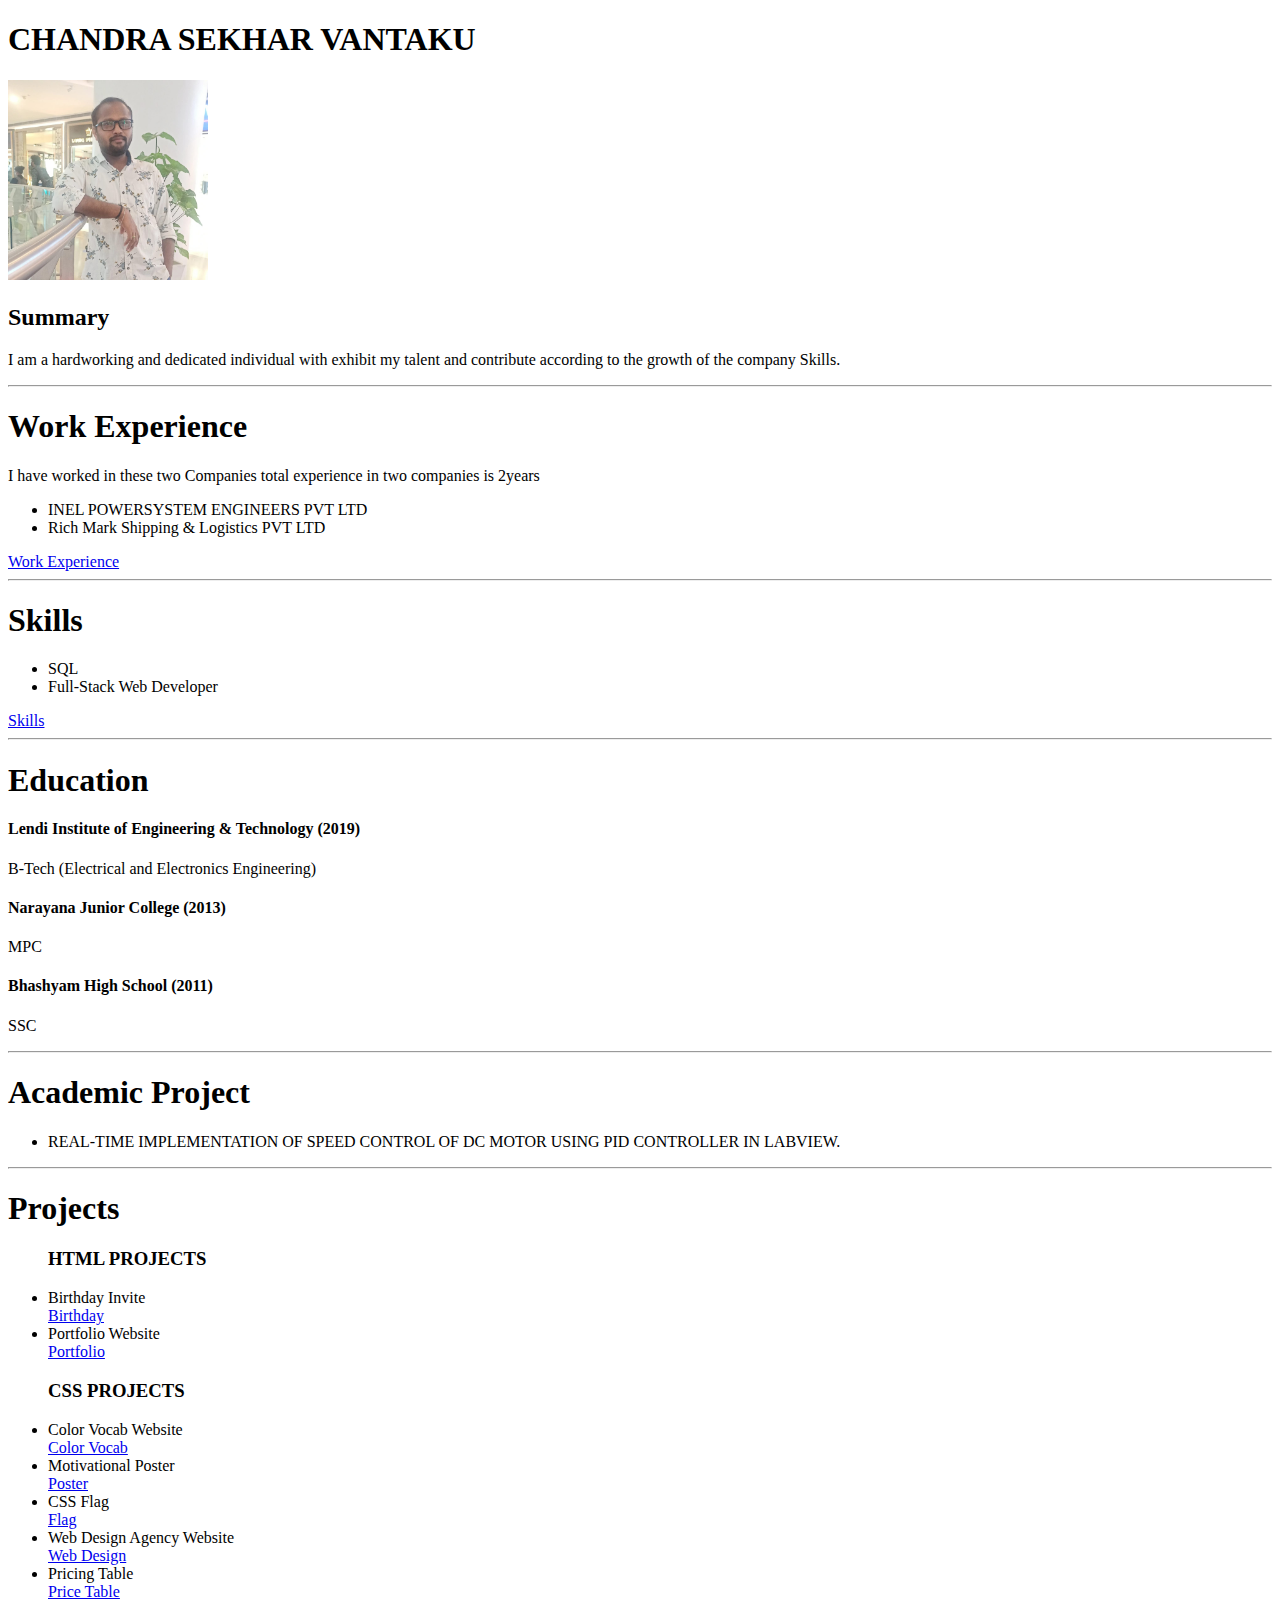
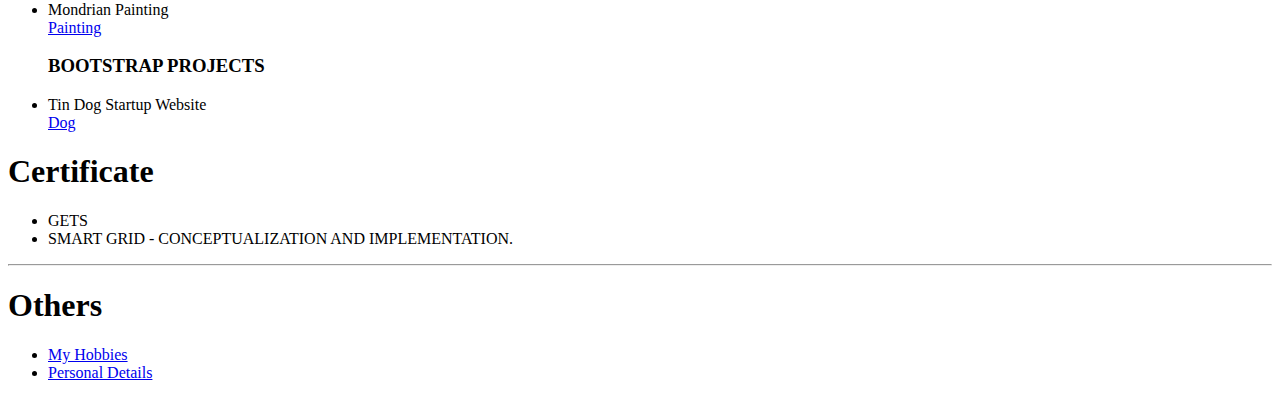
<file: index.html>
<!DOCTYPE html>
<html lang="en">
<head>
    <meta charset="UTF-8">
    <meta name="viewport" content="width=device-width, initial-scale=1.0">
    <title>Resume</title>
</head>
<body>
    <h1>CHANDRA SEKHAR VANTAKU</h1>
    <img height="200px" src="./Img/WhatsApp Image 2023-06-28 at 07.22.25.jpeg"  alt="" >
    <h2>Summary</h2>
    <p>I am a hardworking and dedicated individual with exhibit my
        talent and contribute according to the growth of the company
        Skills.
    </p> <hr>
    <h1>Work Experience</h1>
    <p>I have worked in these two Companies total experience in two companies is 2years</p>
    <ul>
        <li>INEL POWERSYSTEM ENGINEERS PVT LTD</li>
        <li>Rich Mark Shipping & Logistics PVT LTD</li>
    </ul>
    <a href="./Experience.html">Work Experience</a> <hr>
    <h1>Skills</h1>
    <ul>
        <li>SQL</li>
        <li>Full-Stack Web Developer</li>
    </ul>
    <a href="./Skills.html">Skills</a> <hr>
    <h1>Education</h1>
        <h4>Lendi Institute of Engineering & Technology       (2019)</h4>
        <p>B-Tech (Electrical and Electronics Engineering)</p>
        <h4>Narayana Junior College       (2013) </h4>
        <p>MPC</p>
        <h4>Bhashyam High School     (2011)</h4>
        <p>SSC</p> <hr>
        <h1>Academic Project</h1>
        <ul>
            <li>REAL-TIME IMPLEMENTATION OF SPEED CONTROL OF DC MOTOR USING PID CONTROLLER IN LABVIEW.</li>
        </ul>
        <hr>
        <h1>Projects</h1>
        <ul>
            <h3>HTML PROJECTS</h3>
            <li>Birthday Invite</li>
            <a href="./3.4 Birthday Invite Project/index.html">Birthday</a>
            <li>Portfolio Website</li>
            <a href="./4.3 HTML Porfolio Project/index.html">Portfolio</a>
            <h3>CSS PROJECTS</h3>
            <li>Color Vocab Website</li>
            <a href="./5.4 Color Vocab Project/index.html">Color Vocab</a>
            <li>Motivational Poster</li>
            <a href="./6.4 Motivation Meme Project/index.html">Poster</a>
            <li>CSS Flag</li>
            <a href="./7.3 CSS Flag Project/index.html">Flag</a>
            <li>Web Design Agency Website</li>
            <a href="./8.4 Web Design Agency Project/index.html">Web Design</a>
            <li>Pricing Table</li>
            <a href="./9.4 Flexbox Pricing Table Project/index.html">Price Table</a>
            <li>Mondrian Painting</li>
            <a href="./10.3 Mondrian Project/index.html">Painting</a>
            <h3>BOOTSTRAP PROJECTS</h3>
            <li>Tin Dog Startup Website</li>
            <a href="./11.3 TinDog Project/index.html">Dog</a>
        </ul>
        <h1>Certificate</h1>
        <ul>
            <li>GETS</li>
            <li>SMART GRID - CONCEPTUALIZATION AND IMPLEMENTATION.</li>
        </ul> <hr>
        <h1>Others</h1>
        <ul>
            <li><a href="./Interests.html">My Hobbies</a></li>
            <li><a href="./Personal Details.html">Personal Details</a></li>
        </ul>            
</body>
</html>
</file>
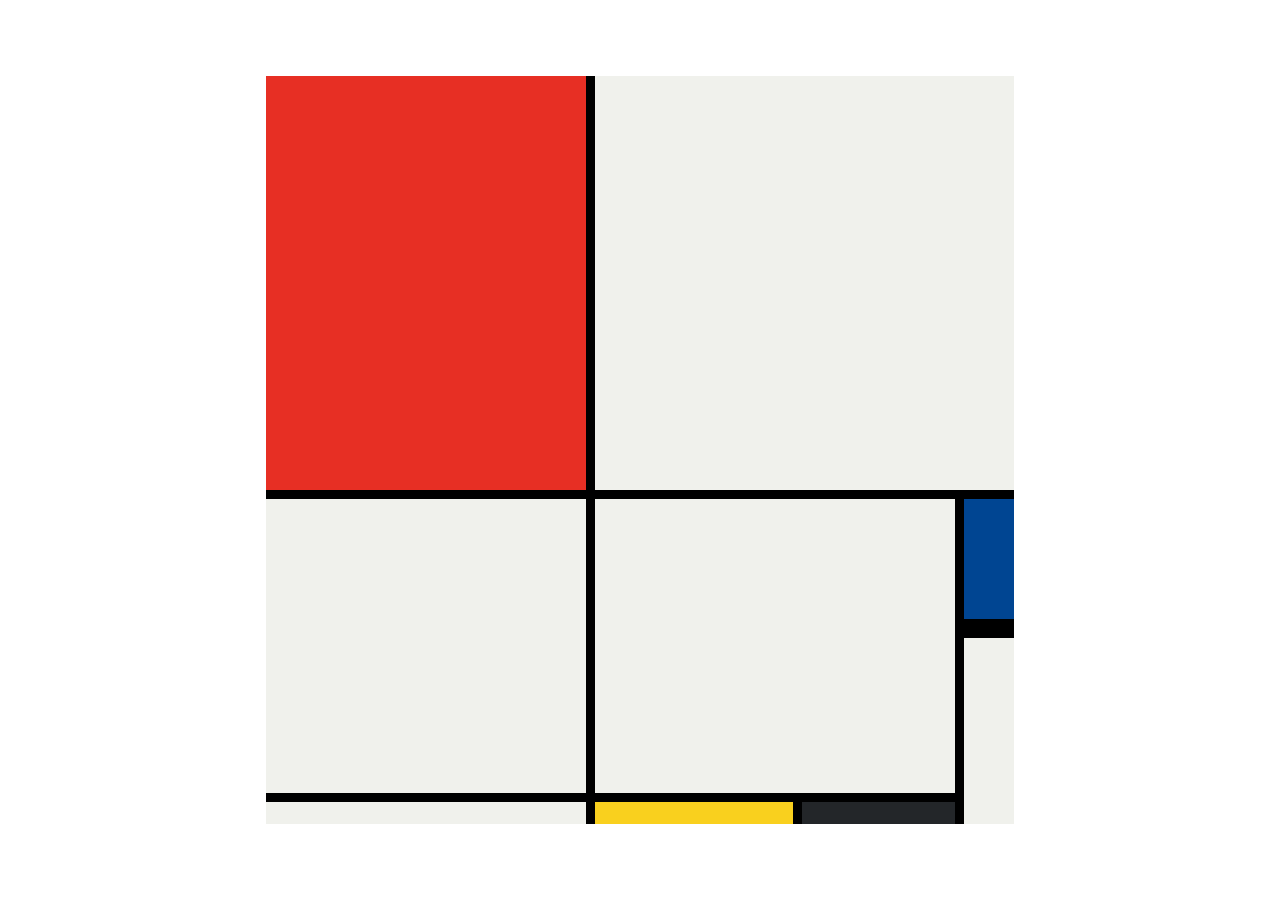
<file: 10.3 Mondrian Project/index.html>
<!DOCTYPE html>
<html lang="en">

<head>
  <meta charset="UTF-8">
  <meta name="viewport" content="width=device-width, initial-scale=1.0">
  <title>Mondrian Project</title>
  <style>
    /* 
    Write your CSS here 
    Gap Colour: #000
    White: #F0F1EC
    Red: #E72F24
    Black: #232629
    Blue: #004592
    Yellow: #F9D01E

    For dimensions, see dimensions.png image.
    HINT: Remember you can't change the properties of grid lines.
    But grid lines are transparent!
    */
    body {
      display: flex;
      justify-content: center;
      align-items: center;
      height: 100vh;
      margin: 0;
      padding: 0;
    }
    .container{
      height: 748px;
      width: 748px;
      display: grid;
      background-color: #000;
      grid-template-columns: 320px 198px 153px 50px;
      grid-template-rows: 414px 130px 155px 22px;
      gap: 9px;
    }
    .item {
      background-color: #F0F1EC;
    }

    .red {
      background-color: #E72F24;
    }

    .white1 {
      grid-column: span 3;
    }

    .white2 {
      grid-row: span 2;
    }

    .white3 {
      grid-area: 2 / 2 / 4 /4
    }

    .blue {
      background-color: #004592;
      border-bottom: 10px solid #000;
    }

    .white4 {
      grid-row: span 2;
    }

    .yellow {
      background-color: #F9D01E;
    }

    .black {
      background-color: #232629;
    }
  </style>
</head>

<body>
  <!-- Write your HTML here -->
  
  <div class="container">
    <div class="item red"></div>
    <div class="item white1"></div>
    <div class="item white2"></div>
    <div class="item white3"></div>

    <div class="item blue"></div>
    <div class="item white4"></div>

    <div class="item"></div>
    <div class="item yellow"></div>
    <div class="item black"></div>
  </div>
</body>

</html>
</file>
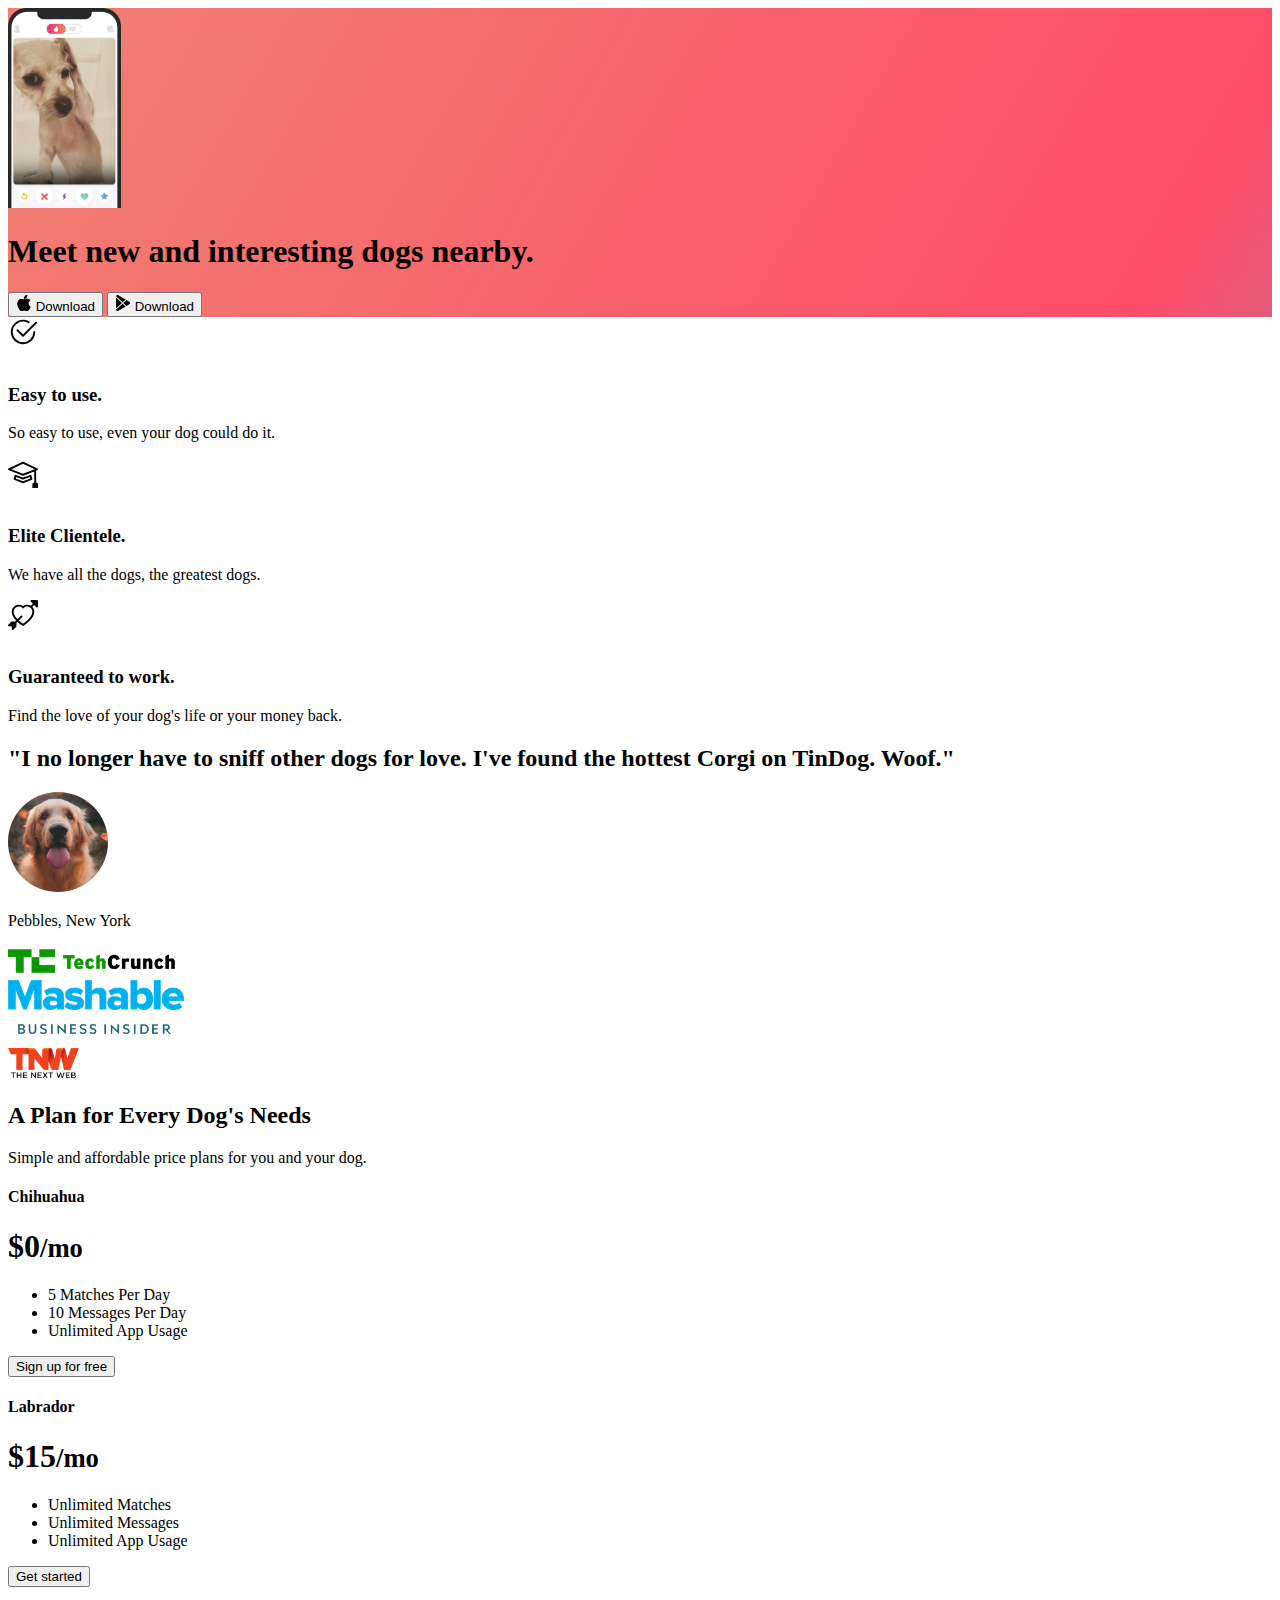
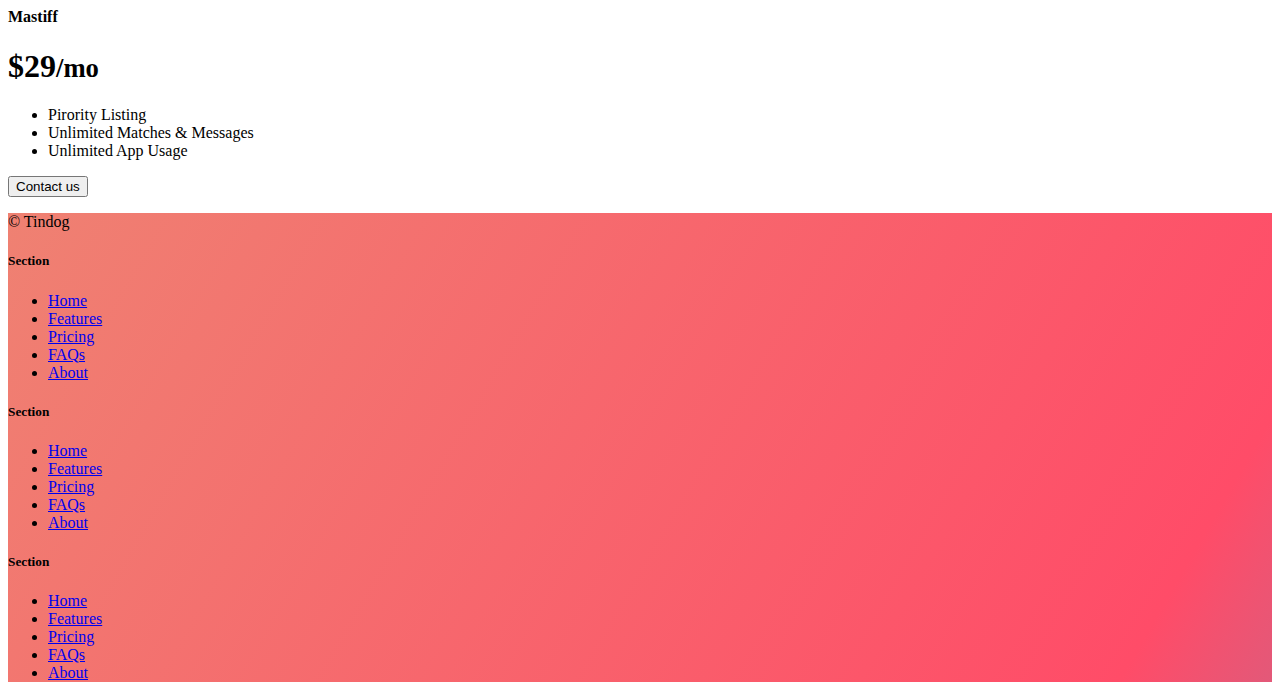
<file: 11.3 TinDog Project/index.html>
<!DOCTYPE html>
<html lang="en">

<head>
  <meta charset="UTF-8">
  <meta name="viewport" content="width=device-width, initial-scale=1.0">
  <link rel="stylesheet" href="./css/style.css">
  <link href="https://cdn.jsdelivr.net/npm/bootstrap@5.3.0/dist/css/bootstrap.min.css" rel="stylesheet" integrity="sha384-9ndCyUaIbzAi2FUVXJi0CjmCapSmO7SnpJef0486qhLnuZ2cdeRhO02iuK6FUUVM" crossorigin="anonymous">
  <script src="https://cdn.jsdelivr.net/npm/bootstrap@5.3.0/dist/js/bootstrap.bundle.min.js" integrity="sha384-geWF76RCwLtnZ8qwWowPQNguL3RmwHVBC9FhGdlKrxdiJJigb/j/68SIy3Te4Bkz" crossorigin="anonymous"></script>
  <title>TinDog</title>
</head>

<body>


  <!-- Title -->
  <section id="title" class="gradient-background">

    <div class="container col-xxl-8 px-4 pt-5">
      <div class="row flex-lg-row-reverse align-items-center g-5 pt-5">
        <div class="col-10 col-sm-8 col-lg-6">
          <img src="./images/iphone.png" class="d-block mx-lg-auto img-fluid" alt="Bootstrap Themes" height="200"
            loading="lazy">
        </div>
        <div class="col-lg-6">
          <h1 class="display-5 fw-bold text-body-emphasis lh-1 mb-3">Meet new and interesting dogs nearby.</h1>

          <div class="d-grid gap-2 d-md-flex justify-content-md-start">
            <button type="button" class="btn btn-light btn-lg px-4 me-md-2"><svg xmlns="http://www.w3.org/2000/svg"
                width="16" height="16" fill="currentColor" class="bi bi-apple mb-1" viewBox="0 0 16 16">
                <path
                  d="M11.182.008C11.148-.03 9.923.023 8.857 1.18c-1.066 1.156-.902 2.482-.878 2.516.024.034 1.52.087 2.475-1.258.955-1.345.762-2.391.728-2.43Zm3.314 11.733c-.048-.096-2.325-1.234-2.113-3.422.212-2.189 1.675-2.789 1.698-2.854.023-.065-.597-.79-1.254-1.157a3.692 3.692 0 0 0-1.563-.434c-.108-.003-.483-.095-1.254.116-.508.139-1.653.589-1.968.607-.316.018-1.256-.522-2.267-.665-.647-.125-1.333.131-1.824.328-.49.196-1.422.754-2.074 2.237-.652 1.482-.311 3.83-.067 4.56.244.729.625 1.924 1.273 2.796.576.984 1.34 1.667 1.659 1.899.319.232 1.219.386 1.843.067.502-.308 1.408-.485 1.766-.472.357.013 1.061.154 1.782.539.571.197 1.111.115 1.652-.105.541-.221 1.324-1.059 2.238-2.758.347-.79.505-1.217.473-1.282Z" />
                <path
                  d="M11.182.008C11.148-.03 9.923.023 8.857 1.18c-1.066 1.156-.902 2.482-.878 2.516.024.034 1.52.087 2.475-1.258.955-1.345.762-2.391.728-2.43Zm3.314 11.733c-.048-.096-2.325-1.234-2.113-3.422.212-2.189 1.675-2.789 1.698-2.854.023-.065-.597-.79-1.254-1.157a3.692 3.692 0 0 0-1.563-.434c-.108-.003-.483-.095-1.254.116-.508.139-1.653.589-1.968.607-.316.018-1.256-.522-2.267-.665-.647-.125-1.333.131-1.824.328-.49.196-1.422.754-2.074 2.237-.652 1.482-.311 3.83-.067 4.56.244.729.625 1.924 1.273 2.796.576.984 1.34 1.667 1.659 1.899.319.232 1.219.386 1.843.067.502-.308 1.408-.485 1.766-.472.357.013 1.061.154 1.782.539.571.197 1.111.115 1.652-.105.541-.221 1.324-1.059 2.238-2.758.347-.79.505-1.217.473-1.282Z" />
              </svg> Download</button>
            <button type="button" class="btn btn-outline-light btn-lg px-4"><svg xmlns="http://www.w3.org/2000/svg"
                width="16" height="16" fill="currentColor" class="bi bi-google-play mb-1" viewBox="0 0 16 16">
                <path
                  d="M14.222 9.374c1.037-.61 1.037-2.137 0-2.748L11.528 5.04 8.32 8l3.207 2.96 2.694-1.586Zm-3.595 2.116L7.583 8.68 1.03 14.73c.201 1.029 1.36 1.61 2.303 1.055l7.294-4.295ZM1 13.396V2.603L6.846 8 1 13.396ZM1.03 1.27l6.553 6.05 3.044-2.81L3.333.215C2.39-.341 1.231.24 1.03 1.27Z" />
              </svg> Download</button>
          </div>
        </div>
      </div>
    </div>
  </section>
  <!-- Features -->
  <section id="features">
    <div class="container mt-5">
      <div class="row g-4 py-5 row-cols-1 row-cols-lg-3">
        <div class="col d-flex align-items-start">
          <div
            class="icon-square text-body-emphasis bg-body-secondary d-inline-flex align-items-center justify-content-center fs-4 flex-shrink-0 me-3">
            <svg xmlns="http://www.w3.org/2000/svg" height="30" fill="currentColor" class="bi bi-check2-circle"
              viewBox="0 0 16 16">
              <path
                d="M2.5 8a5.5 5.5 0 0 1 8.25-4.764.5.5 0 0 0 .5-.866A6.5 6.5 0 1 0 14.5 8a.5.5 0 0 0-1 0 5.5 5.5 0 1 1-11 0z" />
              <path
                d="M15.354 3.354a.5.5 0 0 0-.708-.708L8 9.293 5.354 6.646a.5.5 0 1 0-.708.708l3 3a.5.5 0 0 0 .708 0l7-7z" />
            </svg>
          </div>
          <div>
            <h3 class="fs-2">Easy to use.</h3>
            <p>So easy to use, even your dog could do it.</p>

          </div>
        </div>
        <div class="col d-flex align-items-start">
          <div
            class="icon-square text-body-emphasis bg-body-secondary d-inline-flex align-items-center justify-content-center fs-4 flex-shrink-0 me-3">
            <svg xmlns="http://www.w3.org/2000/svg" height="30" fill="currentColor" class="bi bi-mortarboard"
              viewBox="0 0 16 16">
              <path
                d="M8.211 2.047a.5.5 0 0 0-.422 0l-7.5 3.5a.5.5 0 0 0 .025.917l7.5 3a.5.5 0 0 0 .372 0L14 7.14V13a1 1 0 0 0-1 1v2h3v-2a1 1 0 0 0-1-1V6.739l.686-.275a.5.5 0 0 0 .025-.917l-7.5-3.5ZM8 8.46 1.758 5.965 8 3.052l6.242 2.913L8 8.46Z" />
              <path
                d="M4.176 9.032a.5.5 0 0 0-.656.327l-.5 1.7a.5.5 0 0 0 .294.605l4.5 1.8a.5.5 0 0 0 .372 0l4.5-1.8a.5.5 0 0 0 .294-.605l-.5-1.7a.5.5 0 0 0-.656-.327L8 10.466 4.176 9.032Zm-.068 1.873.22-.748 3.496 1.311a.5.5 0 0 0 .352 0l3.496-1.311.22.748L8 12.46l-3.892-1.556Z" />
            </svg>
          </div>
          <div>
            <h3 class="fs-2">Elite Clientele.</h3>
            <p>We have all the dogs, the greatest dogs.</p>

          </div>
        </div>
        <div class="col d-flex align-items-start">
          <div
            class="icon-square text-body-emphasis bg-body-secondary d-inline-flex align-items-center justify-content-center fs-4 flex-shrink-0 me-3">
            <svg xmlns="http://www.w3.org/2000/svg" height="30" fill="currentColor" class="bi bi-arrow-through-heart"
              viewBox="0 0 16 16">
              <path fill-rule="evenodd"
                d="M2.854 15.854A.5.5 0 0 1 2 15.5V14H.5a.5.5 0 0 1-.354-.854l1.5-1.5A.5.5 0 0 1 2 11.5h1.793l.53-.53c-.771-.802-1.328-1.58-1.704-2.32-.798-1.575-.775-2.996-.213-4.092C3.426 2.565 6.18 1.809 8 3.233c1.25-.98 2.944-.928 4.212-.152L13.292 2 12.147.854A.5.5 0 0 1 12.5 0h3a.5.5 0 0 1 .5.5v3a.5.5 0 0 1-.854.354L14 2.707l-1.006 1.006c.236.248.44.531.6.845.562 1.096.585 2.517-.213 4.092-.793 1.563-2.395 3.288-5.105 5.08L8 13.912l-.276-.182a21.86 21.86 0 0 1-2.685-2.062l-.539.54V14a.5.5 0 0 1-.146.354l-1.5 1.5Zm2.893-4.894A20.419 20.419 0 0 0 8 12.71c2.456-1.666 3.827-3.207 4.489-4.512.679-1.34.607-2.42.215-3.185-.817-1.595-3.087-2.054-4.346-.761L8 4.62l-.358-.368c-1.259-1.293-3.53-.834-4.346.761-.392.766-.464 1.845.215 3.185.323.636.815 1.33 1.519 2.065l1.866-1.867a.5.5 0 1 1 .708.708L5.747 10.96Z" />
            </svg>
          </div>
          <div>
            <h3 class="fs-2">Guaranteed to work.</h3>
            <p>Find the love of your dog's life or your money back.</p>

          </div>
        </div>
      </div>
    </div>
  </section>
  <!-- Testimonial -->
  <section id="testimonial">
    <div class="my-5">
      <div class="p-5 text-center bg-body-tertiary">
        <div class="container py-5">
          <h2 class="text-body-emphasis">"I no longer have to sniff other dogs for love. I've found the hottest Corgi on
            TinDog. Woof."</h2>
          <img class="profile-img mt-5" src="./images/dog-img.jpg" alt="dog image">
          <p class="col-lg-8 mx-auto lead mt-2">
            Pebbles, New York
          </p>
        </div>

        <div class="container">
          <div class="row">
            <div class="col-lg-3 col-sm-12">
              <img src="./images/techcrunch.png" alt="techcrunch" height="30">
            </div>
            <div class="col-lg-3 col-sm-12">
              <img src="./images/mashable.png" alt="mashable" height="30">
            </div>
            <div class="col-lg-3 col-sm-12">
              <img src="./images/bizinsider.png" alt="bizinsider" height="30">
            </div>
            <div class="col-lg-3 col-sm-12">
              <img src="./images/tnw.png" alt="tnw" height="30">
            </div>
          </div>
        </div>
      </div>
    </div>
  </section>
  <!-- Pricing -->
  <section id="pricing">
    <div class="container">
      <div class="pricing-header p-3 pb-md-4 mx-auto text-center">
        <h2 class="display-4 fw-normal">A Plan for Every Dog's Needs</h2>
        <p class="fs-5 text-body-secondary">Simple and affordable price plans for you and your dog.
      </div>
      <div class="row row-cols-1 row-cols-md-3 mb-3 text-center">
        <div class="col">
          <div class="card mb-4 rounded-3 shadow-sm">
            <div class="card-header py-3">
              <h4 class="my-0 fw-normal">Chihuahua</h4>
            </div>
            <div class="card-body">
              <h1 class="card-title pricing-card-title">$0<small class="text-body-secondary fw-light">/mo</small></h1>
              <ul class="list-unstyled mt-3 mb-4">
                <li>5 Matches Per Day</li>
                <li>10 Messages Per Day</li>
                <li>Unlimited App Usage</li>
              </ul>
              <button type="button" class="w-100 btn btn-lg btn-outline-dark">Sign up for free</button>
            </div>
          </div>
        </div>
        <div class="col">
          <div class="card mb-4 rounded-3 shadow-sm">
            <div class="card-header py-3">
              <h4 class="my-0 fw-normal">Labrador</h4>
            </div>
            <div class="card-body">
              <h1 class="card-title pricing-card-title">$15<small class="text-body-secondary fw-light">/mo</small></h1>
              <ul class="list-unstyled mt-3 mb-4">
                <li>Unlimited Matches</li>
                <li>Unlimited Messages</li>
                <li>Unlimited App Usage</li>
              </ul>
              <button type="button" class="w-100 btn btn-lg btn-dark">Get started</button>
            </div>
          </div>
        </div>
        <div class="col">
          <div class="card mb-4 rounded-3 shadow-sm border-dark">
            <div class="card-header py-3 text-bg-dark border-dark">
              <h4 class="my-0 fw-normal">Mastiff</h4>
            </div>
            <div class="card-body">
              <h1 class="card-title pricing-card-title">$29<small class="text-body-secondary fw-light">/mo</small></h1>
              <ul class="list-unstyled mt-3 mb-4">
                <li>Pirority Listing</li>
                <li>Unlimited Matches & Messages</li>
                <li>Unlimited App Usage</li>
              </ul>
              <button type="button" class="w-100 btn btn-lg btn-dark">Contact us</button>
            </div>
          </div>
        </div>
      </div>
    </div>
  </section>
  <!-- Footer -->
  <section id="contact" class="gradient-background">
    <div class="container ">
      <footer class="row row-cols-1 row-cols-sm-2 row-cols-md-5 py-5 mt-5 border-top">
        <div class="col mb-3">

          <p class="text-body-secondary">© Tindog</p>
        </div>

        <div class="col mb-3">

        </div>

        <div class="col mb-3">
          <h5>Section</h5>
          <ul class="nav flex-column">
            <li class="nav-item mb-2"><a href="#" class="nav-link p-0 text-body-secondary">Home</a></li>
            <li class="nav-item mb-2"><a href="#" class="nav-link p-0 text-body-secondary">Features</a></li>
            <li class="nav-item mb-2"><a href="#" class="nav-link p-0 text-body-secondary">Pricing</a></li>
            <li class="nav-item mb-2"><a href="#" class="nav-link p-0 text-body-secondary">FAQs</a></li>
            <li class="nav-item mb-2"><a href="#" class="nav-link p-0 text-body-secondary">About</a></li>
          </ul>
        </div>

        <div class="col mb-3">
          <h5>Section</h5>
          <ul class="nav flex-column">
            <li class="nav-item mb-2"><a href="#" class="nav-link p-0 text-body-secondary">Home</a></li>
            <li class="nav-item mb-2"><a href="#" class="nav-link p-0 text-body-secondary">Features</a></li>
            <li class="nav-item mb-2"><a href="#" class="nav-link p-0 text-body-secondary">Pricing</a></li>
            <li class="nav-item mb-2"><a href="#" class="nav-link p-0 text-body-secondary">FAQs</a></li>
            <li class="nav-item mb-2"><a href="#" class="nav-link p-0 text-body-secondary">About</a></li>
          </ul>
        </div>

        <div class="col mb-3">
          <h5>Section</h5>
          <ul class="nav flex-column">
            <li class="nav-item mb-2"><a href="#" class="nav-link p-0 text-body-secondary">Home</a></li>
            <li class="nav-item mb-2"><a href="#" class="nav-link p-0 text-body-secondary">Features</a></li>
            <li class="nav-item mb-2"><a href="#" class="nav-link p-0 text-body-secondary">Pricing</a></li>
            <li class="nav-item mb-2"><a href="#" class="nav-link p-0 text-body-secondary">FAQs</a></li>
            <li class="nav-item mb-2"><a href="#" class="nav-link p-0 text-body-secondary">About</a></li>
          </ul>
        </div>
      </footer>
    </div>
  </section>
</body>

</html>
</file>
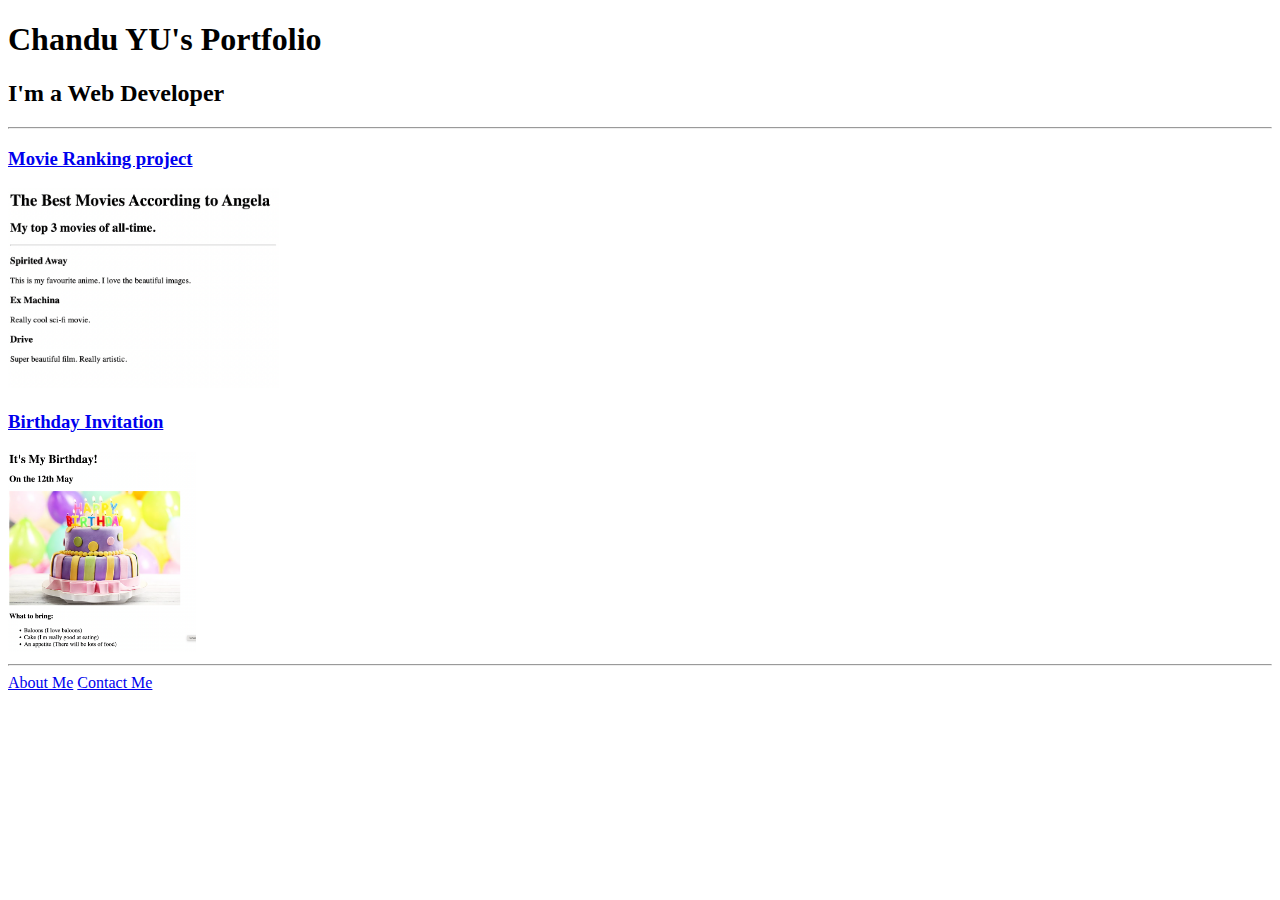
<file: 4.3 HTML Porfolio Project/index.html>
<!-- TODO 1: Create the HTML Boilerplate -->

<!-- TODO 2: Add Your previous projects' HTML into the public folder -->

<!-- TODO 3: Take screenshots of your project previews and add the images to the images folder -->

<!-- TODO 4: Add titles/subtitles etc. -->

<!-- TODO 5: Add a link to the project pages -->

<!-- TODO 6: Add images to show the project previews
HINT for TODO 6: You can use the height attribute set to 200 to make the image smaller:
https://developer.mozilla.org/en-US/docs/Web/HTML/Element/img#attr-height -->

<!-- TODO 7: Add the Contact Me and About Me page links -->

<!DOCTYPE html>
<html lang="en">
<head>
    <meta charset="UTF-8">
    <meta name="viewport" content="width=device-width, initial-scale=1.0">
    <title>Chandu Portfolio</title>
</head>
<body>
    <h1>Chandu YU's Portfolio</h1>
    <h2>I'm a Web Developer</h2>
    <hr>
    <h3><a href="./public/movie-ranking.html">Movie Ranking project</a></h3> 
    <img height="200" src="./assets/images/movie-ranking.png" alt="Movie list" > 
    <h3><a href="./public/birthday-invite.html">Birthday Invitation</a></h3> 
    <img height="200" src="./assets/images/birthday-invite.png"alt="birthday-invite"> 
    <hr>
    <a href="./public/about.html">About Me</a>
    <a href="./public/contact.html">Contact Me</a>
</body>
</html>
</file>
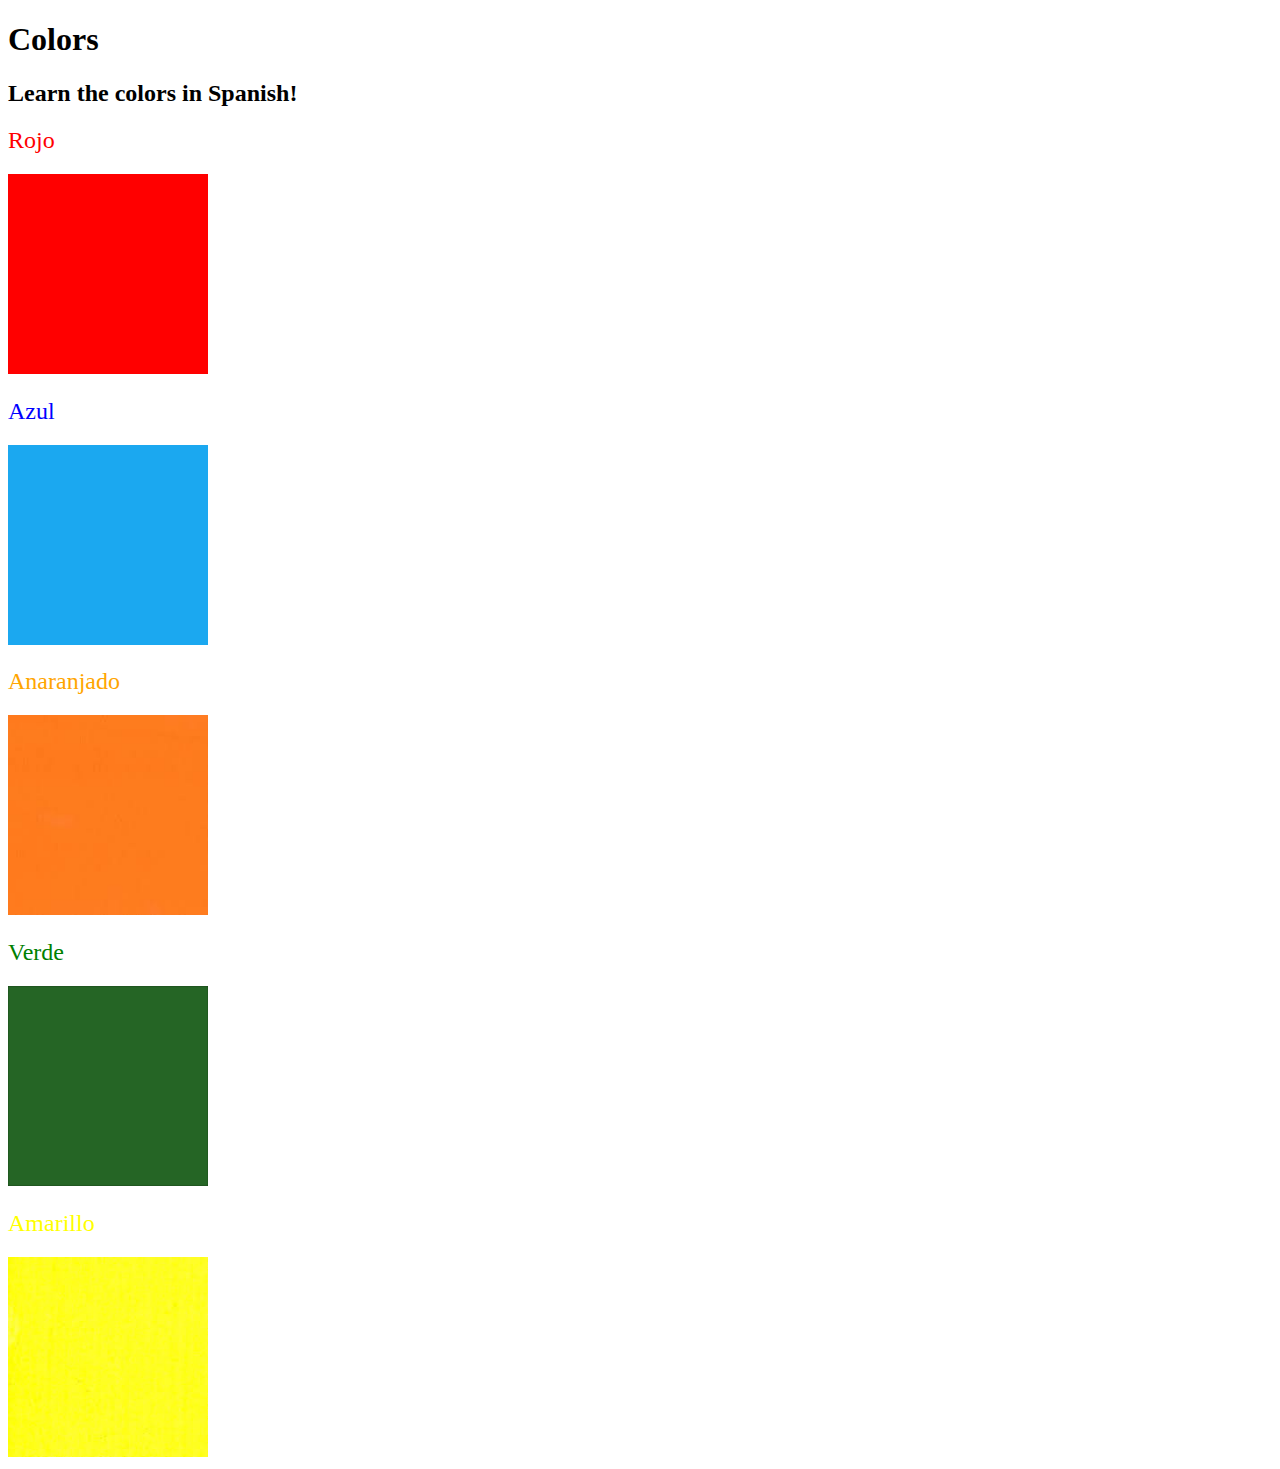
<file: 5.4 Color Vocab Project/index.html>
<!DOCTYPE html>
<html lang="en">

<head>
  <meta charset="UTF-8">
  <title>Spanish Vocabulary</title>
  <link rel="stylesheet" href="style.css">
</head>

<body>
  <h1>Colors</h1>
  <h2>Learn the colors in Spanish!</h2>
  <h2 class="color-title" id="red">Rojo</h2>
  <img class="color" src="./assets/images/red.png" alt="red" />

  <h2 class="color-title" id="blue">Azul</h2>
  <img src="./assets/images/blue.png" alt="blue" />

  <h2 class="color-title" id="orange">Anaranjado</h2>
  <img src="./assets/images/orange.png" alt="orange" />

  <h2 class="color-title" id="green">Verde</h2>
  <img src="./assets/images/green.png" alt="green" />

  <h2 class="color-title" id="yellow">Amarillo</h2>
  <img src="./assets/images/yellow.png" alt="yellow" />
</body>

</html>

<!-- 
TODOs
IMPORTANT: You should not need to make ANY CHANGES to index.html
All code should be written in your CSS file.

1. Create a CSS file and incorporate it as an external stylesheet.
2. Use CSS to style each of the color titles to meaning. 
Hint: Use the id to help if you don't know the words in spanish.
3. Use CSS to change all the color titles to have "font-weight: normal;"
4. Use CSS (not HTML) to make all the images 200px heigh and 200px wide. 
Hint: 
https://developer.mozilla.org/en-US/docs/Web/CSS/height
https://developer.mozilla.org/en-US/docs/Web/CSS/width
-->
</file>
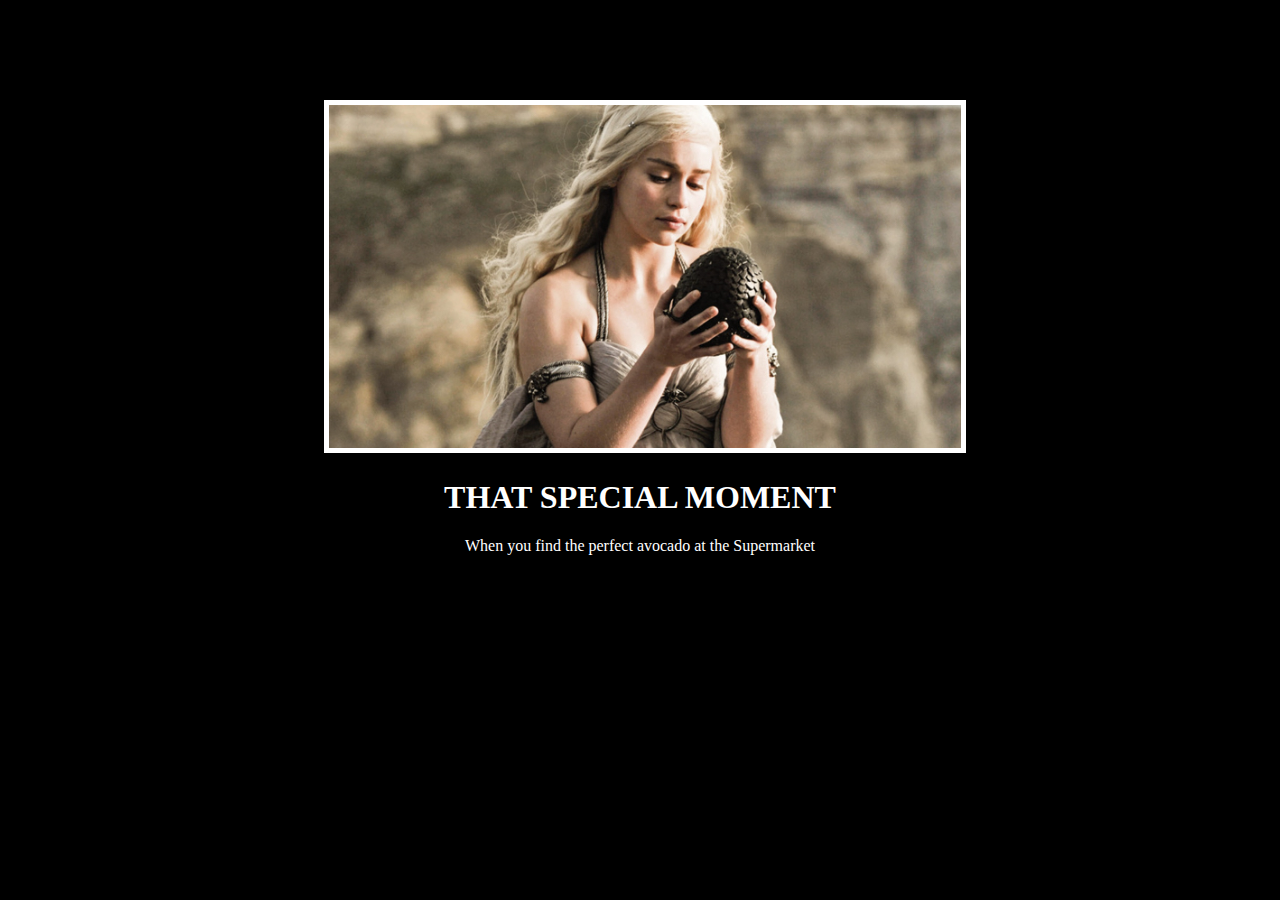
<file: 6.4 Motivation Meme Project/index.html>
<!DOCTYPE html>
<html lang="en">
<head>
  <meta charset="UTF-8">
  <meta name="viewport" content="width=device-width, initial-scale=1.0">
  <link rel="stylesheet" href="style.css">
  <title>Motivation Memes</title>
</head>
<body>
  <div class="poster">
    <img class="motivation-img" src="./assets/images/daenerys.jpeg" alt="">
    <h1>THAT SPECIAL MOMENT</h1>
    <p>When you find the perfect avocado at the Supermarket</p>
  </div>
</body>
</html>
<!-- 
  TODO: Create a motivational post website.
Style it how ever you like. 
Look at the goal image for inspiration.
But it must have the following features:
1. The main h1 text should be using the Regular Libre Baskerville Font from Google Fonts:
  https://fonts.google.com/specimen/Libre+Baskerville
2. The text should be white and background black.
3. Add your own image into the images folder inside assets. It should have a 5px white border.
4. The text should be center aligned.
5. Create a div to contain the h1, p and img elements. Adjust the margins so that the image and text are centered on the page. 
  Hint: You horizontally center a div by giving it a width of 50% and a margin-left of 25%.
  Hint: Set the image to have a width of 100% so it fills the div. 
6. Read about the text-transform property on MDN docs to make the h1 uppercase with CSS.
  https://developer.mozilla.org/en-US/docs/Web/CSS/text-transform 
-->
</file>
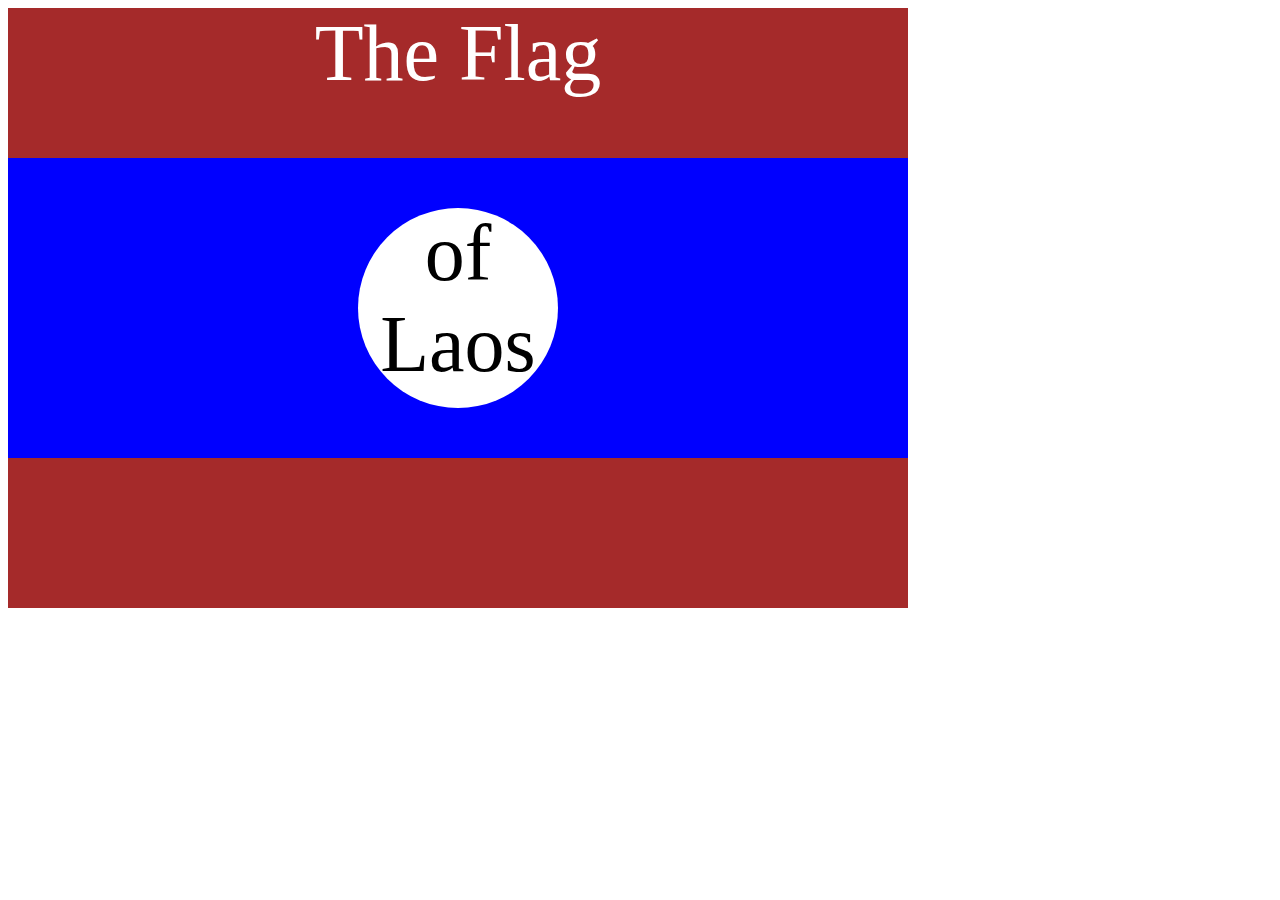
<file: 7.3 CSS Flag Project/index.html>
<!DOCTYPE html>
<html lang="en">

<head>
  <meta charset="UTF-8">
  <title>CSS Flag Project</title>
  <style>
    /* Write your CSS Code here */
   .flag{
      height: 600px;
      width: 900px;
      background-color: brown;
      position: relative;
    }
    .flag > div{
      background-color: blue;
      height: 300px;
      width: 100%;
      position: absolute;
      top: 150px;
    }
    .flag > div > div {
      background-color: white;
      position: absolute;

      height: 200px;
      width: 200px;
      border-radius: 50%;
      top: 50px;
      left: 350px;
    }
    p {
      font-size: 5rem;
      color: white;
      text-align: center;
      padding: 0;
      margin: 0;
    }
    .flag>div div p {
      color: black;
    }
  </style>
</head>

<!-- 
  IMPORTANT! Do not change any HTML
Don't add any classes/ids/elements 
Use what you know about combining selectors 
and CSS specificity instead.
Hint 1: The flag is 900px by 600px and the circle is 200px by 200px.
Hint 2: You can use CSS inspection to get the colors from
https://appbrewery.github.io/flag-of-laos/
-->

<body>
  <div class="flag">
    <p>The Flag</p>
    <div>
      <div>
        <p>of Laos</p>
      </div>
    </div>
  </div>
</body>

</html>
</file>
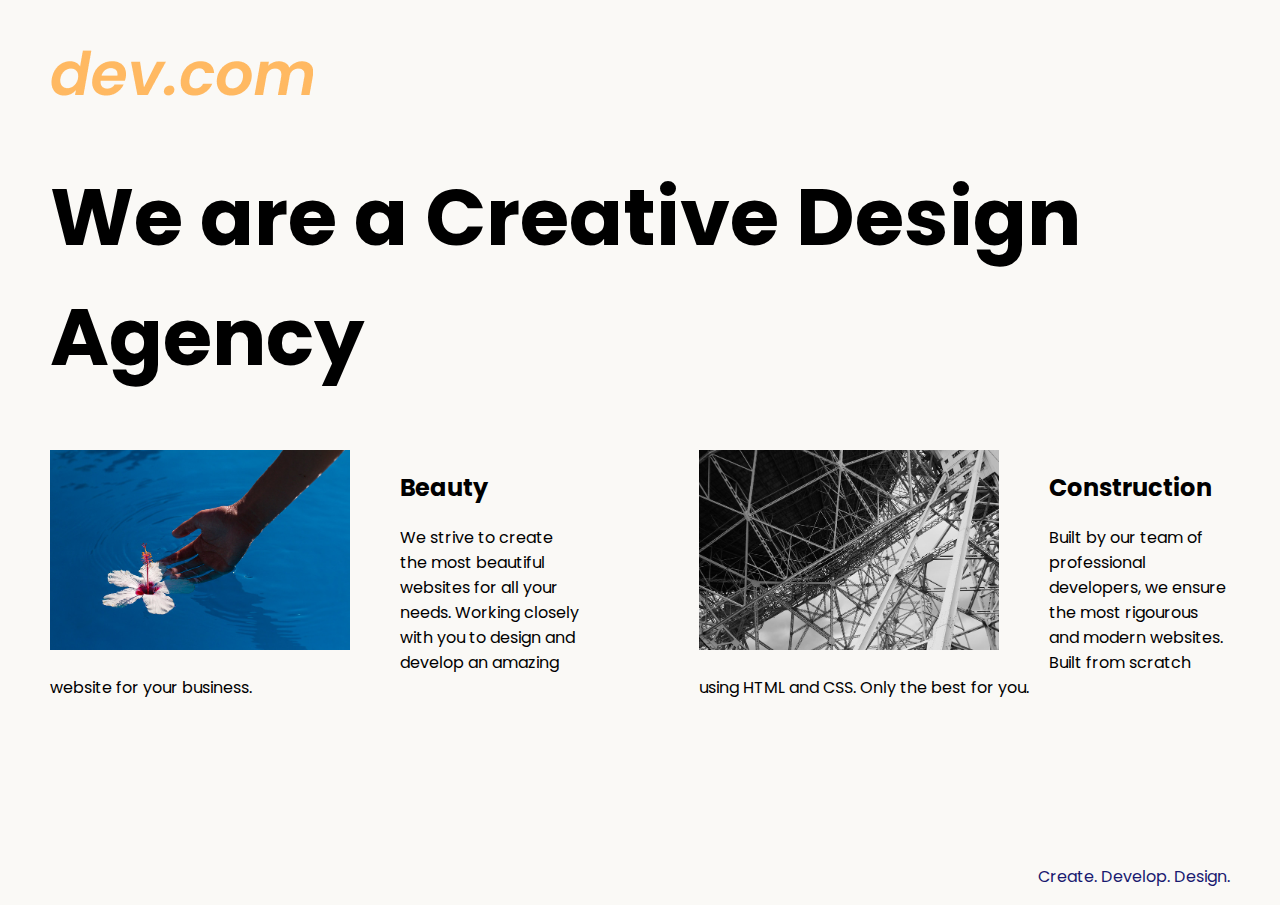
<file: 8.4 Web Design Agency Project/index.html>
<!DOCTYPE html>
<html lang="en">

<head>
  <meta charset="UTF-8">
  <meta name="viewport" content="width=device-width, initial-scale=1.0">
  <title>Agency</title>
  <link rel="stylesheet" href="./style.css">
  <link rel="preconnect" href="https://fonts.googleapis.com">
  <link rel="preconnect" href="https://fonts.gstatic.com" crossorigin>
  <link href="https://fonts.googleapis.com/css2?family=Poppins:wght@400;700&display=swap" rel="stylesheet">
  <link rel="stylesheet" href="style.css">
</head>

<body>
  <div class="main">
    <img class="logo" src="./assets/images/logo.png" alt="logo">
    <h1>We are a Creative Design Agency</h1>
    <div class="left card"><img class="tile-image" src="./assets/images/beautiful.jpg" alt="hand and flower in water">
      <h2 class="card-title">Beauty</h2>
      <p class="card-text">We strive to create the most beautiful websites for all your needs. Working closely with you
        to
        design and
        develop an amazing website for your business.</p>
    </div>

    <div class="right card"><img class="tile-image" src="./assets/images/construction.jpg" alt="metal structure">
      <h2 class="card-title">Construction</h2>
      <p>Built by our team of professional developers, we ensure the most rigourous and modern websites. Built from
        scratch using HTML and CSS. Only the best for you.</p>
    </div>

  </div>
  <footer>
    <p>Create. Develop. Design.</p>
  </footer>
</body>

</html>
</file>
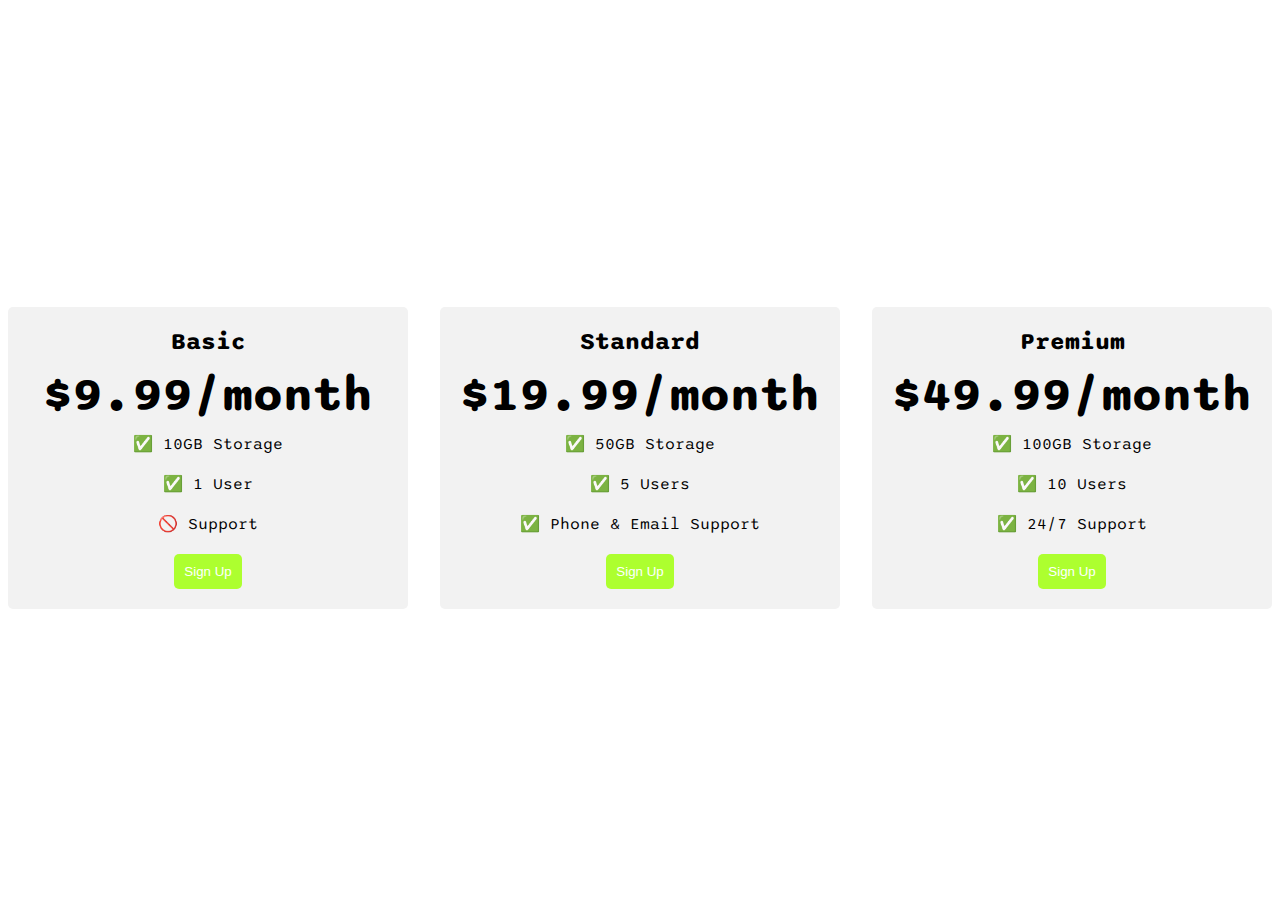
<file: 9.4 Flexbox Pricing Table Project/index.html>
<!DOCTYPE html>
<html>

<head>
  <title>Flexbox Pricing Table</title>
  <link rel="preconnect" href="https://fonts.googleapis.com">
  <link rel="preconnect" href="https://fonts.gstatic.com" crossorigin>
  <link href="https://fonts.googleapis.com/css2?family=Sono:wght@400;700&display=swap" rel="stylesheet">
  <style>
    body {
      font-family: 'Sono', sans-serif;
    }

    /* Hint: What can you do with a media query and flexbox? */
    @media (max-width: 1250px) {
      .pricing-container {
        flex-direction: column;
        height: 100%;
      }
    }
    .pricing-container{
      display: flex;
      justify-content: center;
      align-items: center;
      height: 100vh;
      gap: 2rem;
    }
    .pricing-plan{
      flex: 1;
      max-width: 400px;
      padding: 20px;
      background-color: #f2f2f2;
      border-radius: 5px;
      text-align: center;
    }
    .plan-title{
      font-size: 24px;
      font-weight: bold;
      margin-bottom: 10px;
    }
    .plan-price{
      font-size: 48px;
      font-weight: bold;
      margin-bottom: 10px;
    }
    .plan-features{
      list-style: none;
      padding: 0;
      margin: 0;
    }
    .plan-features li {
      margin-bottom: 20px;
    }
    .plan-button {
      padding: 10px;
      background-color: greenyellow;
      color: #fff;
      border-radius: 5px;
      border: none;
    }
  </style>
</head>

<body>
  <div class="pricing-container">
    <div class="pricing-plan">
      <div class="plan-title">Basic</div>
      <div class="plan-price">$9.99/month</div>
      <ul class="plan-features">
        <li>✅ 10GB Storage</li>
        <li>✅ 1 User</li>
        <li>🚫 Support</li>
      </ul>
      <button class="plan-button">Sign Up</a>
    </div>
    <div class="pricing-plan">
      <div class="plan-title">Standard</div>
      <div class="plan-price">$19.99/month</div>
      <ul class="plan-features">
        <li>✅ 50GB Storage</li>
        <li>✅ 5 Users</li>
        <li>✅ Phone &amp; Email Support</li>
      </ul>
      <button class="plan-button">Sign Up</a>
    </div>
    <div class="pricing-plan">
      <div class="plan-title">Premium</div>
      <div class="plan-price">$49.99/month</div>
      <ul class="plan-features">
        <li>✅ 100GB Storage</li>
        <li>✅ 10 Users</li>
        <li>✅ 24/7 Support</li>
      </ul>
      <button class="plan-button">Sign Up</a>
    </div>
  </div>

</body>

</html>
</file>
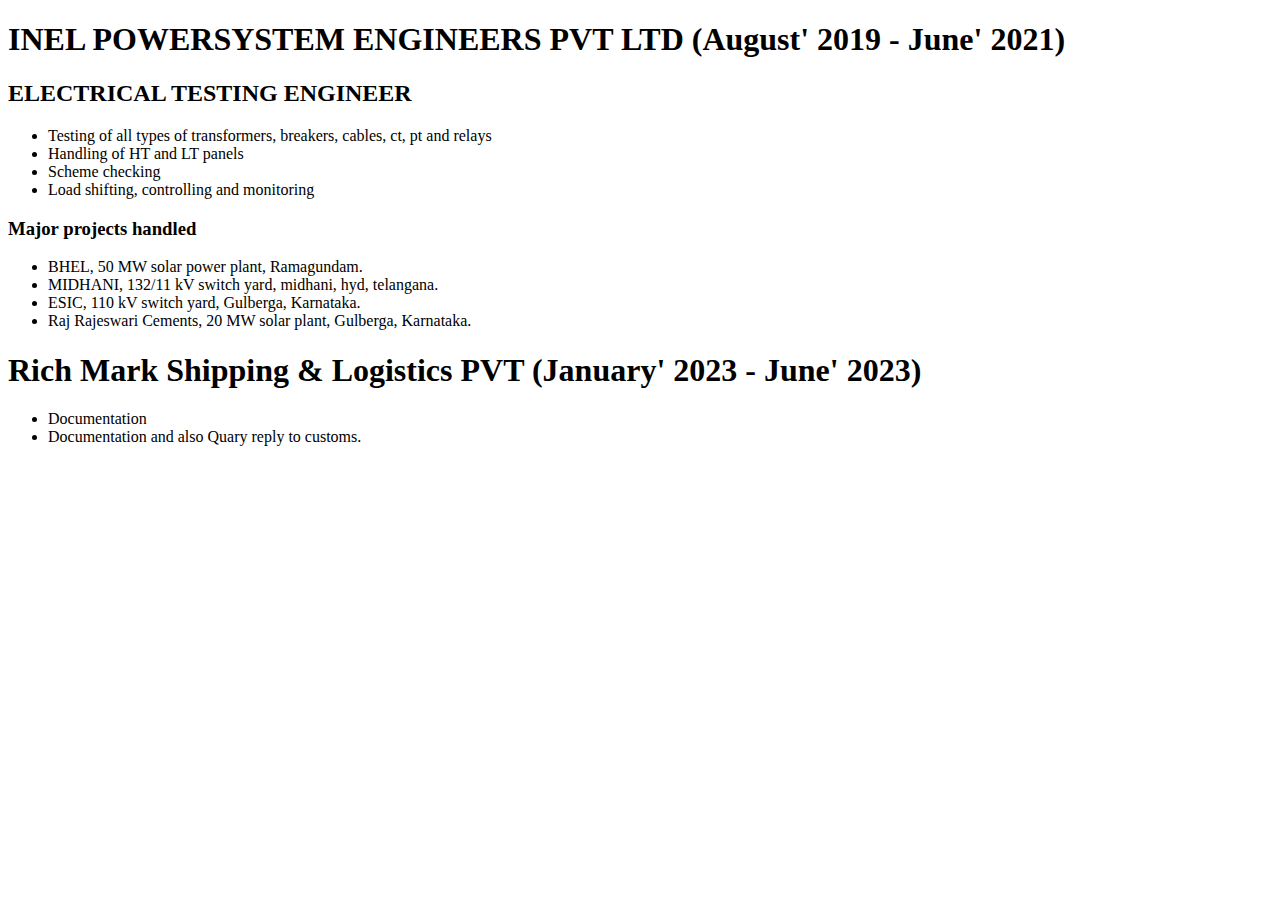
<file: Experience.html>
<!DOCTYPE html>
<html lang="en">
<head>
    <meta charset="UTF-8">
    <meta name="viewport" content="width=device-width, initial-scale=1.0">
    <title>Experience</title>
</head>
<body>
    <h1>INEL POWERSYSTEM ENGINEERS PVT LTD                (August' 2019 - June' 2021) </h1>
    <h2>ELECTRICAL TESTING ENGINEER</h2>
    <ul>
        <li> Testing of all types of transformers, breakers, cables, ct, pt and relays</li>
        <li>Handling of HT and LT panels</li>
        <li>Scheme checking</li>
        <li>Load shifting, controlling and monitoring</li>
    </ul>
    <h3>Major projects handled</h3>
    <ul>
        <li>BHEL, 50 MW solar power plant, Ramagundam.</li>
        <li>MIDHANI, 132/11 kV switch yard, midhani, hyd, telangana.</li>
        <li>ESIC, 110 kV switch yard, Gulberga, Karnataka.</li>
        <li>Raj Rajeswari Cements, 20 MW solar plant, Gulberga, Karnataka.</li>
    </ul>
    <h1>Rich Mark Shipping & Logistics PVT                (January' 2023 - June' 2023) </h1>
    <ul>
        <li>Documentation</li>
        <li>Documentation and also Quary reply to customs.</li>
    </ul>
</body>
</html>
</file>
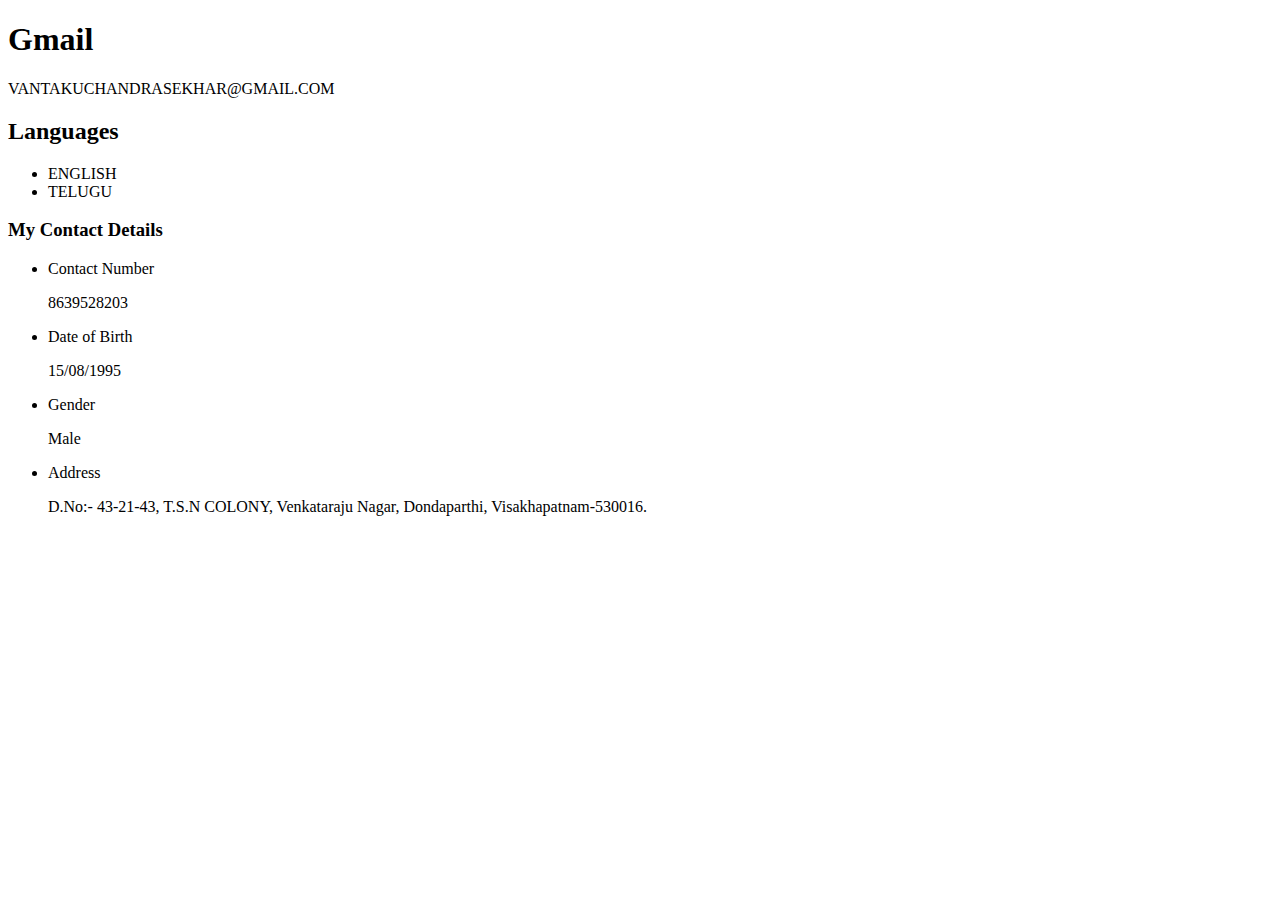
<file: Personal Details.html>
<!DOCTYPE html>
<html lang="en">
<head>
    <meta charset="UTF-8">
    <meta name="viewport" content="width=device-width, initial-scale=1.0">
    <title>Personal Details</title>
</head>
<body>
    <h1>Gmail</h1>
    <p>VANTAKUCHANDRASEKHAR@GMAIL.COM</p>
    <h2>Languages</h2>
    <ul>
        <li>ENGLISH</li>
        <li>TELUGU</li>
    </ul>
    <h3>My Contact Details</h3>
    <ul>
        <li>Contact Number</li>
        <p>8639528203</p>
        <li>Date of Birth</li>
        <p>15/08/1995</p>
        <li>Gender</li>
        <p>Male</p>
        <li>Address</li>
        <p>D.No:- 43-21-43, T.S.N COLONY, Venkataraju Nagar, Dondaparthi, Visakhapatnam-530016.</p>
        
    </ul>
</body>
</html>
</file>
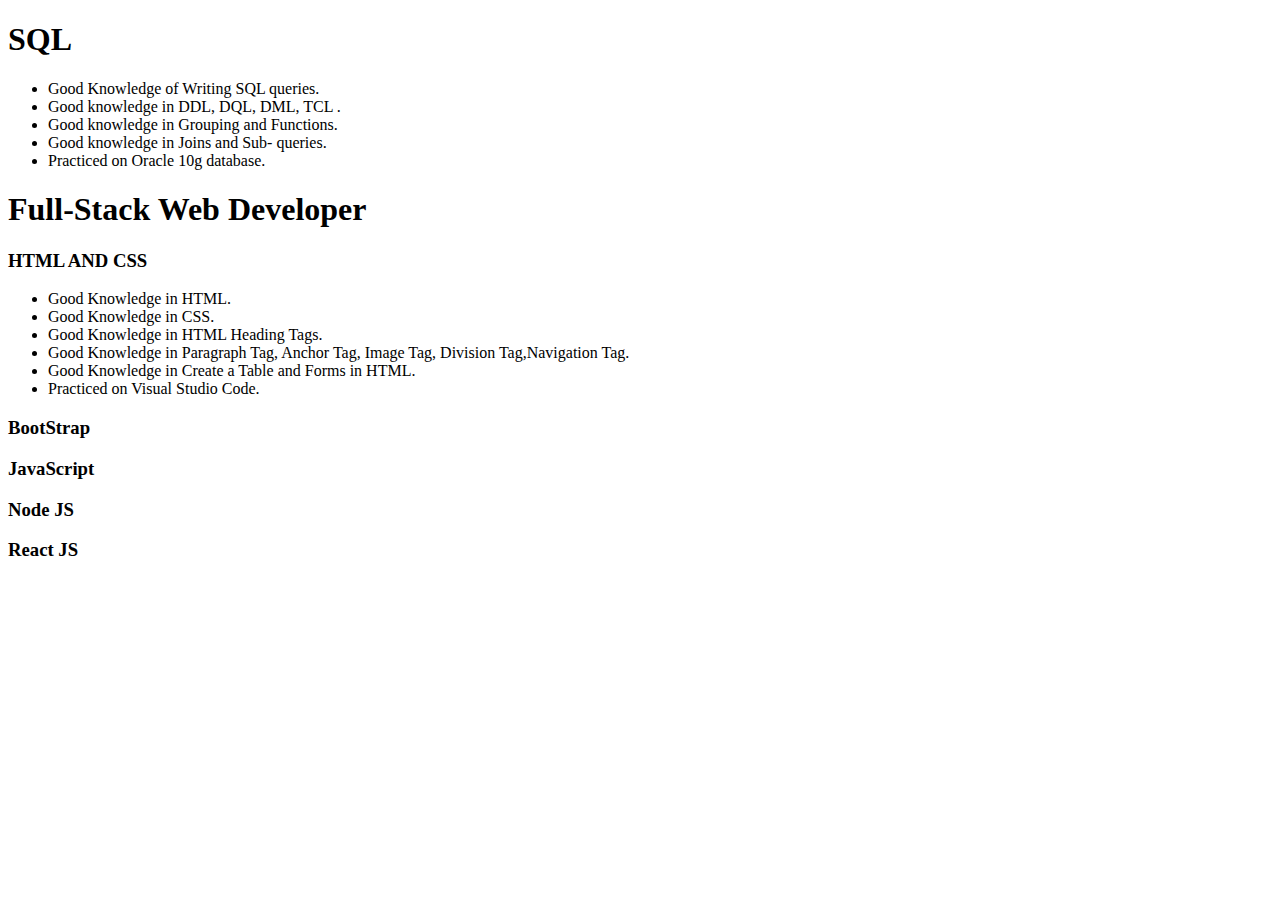
<file: Skills.html>
<!DOCTYPE html>
<html lang="en">
<head>
    <meta charset="UTF-8">
    <meta name="viewport" content="width=device-width, initial-scale=1.0">
    <title>Skills</title>
</head>
<body>
    <h1>SQL</h1>
    <ul>
        <li>Good Knowledge of Writing SQL queries.</li>
        <li>Good knowledge in DDL, DQL, DML, TCL .</li>
        <li>Good knowledge in Grouping and Functions.</li>
        <li>Good knowledge in Joins and Sub- queries.</li>
        <li>Practiced on Oracle 10g database.</li>
    </ul>
    <h1>Full-Stack Web Developer</h1>
    <h3>HTML AND CSS</h3>
    <ul>
        <li>Good Knowledge in HTML.</li>
        <li>Good Knowledge in CSS.</li>
        <li>Good Knowledge in HTML Heading Tags.</li>
        <li>Good Knowledge in Paragraph Tag, Anchor Tag, Image Tag, Division Tag,Navigation Tag.</li>
        <li>Good Knowledge in Create a Table and Forms in HTML.</li>
        <li>Practiced on Visual Studio Code.</li>
    </ul>
    <h3>BootStrap</h3>
    <h3>JavaScript</h3>
    <h3>Node JS</h3>
    <h3>React JS</h3>
    
</body>
</html>
</file>
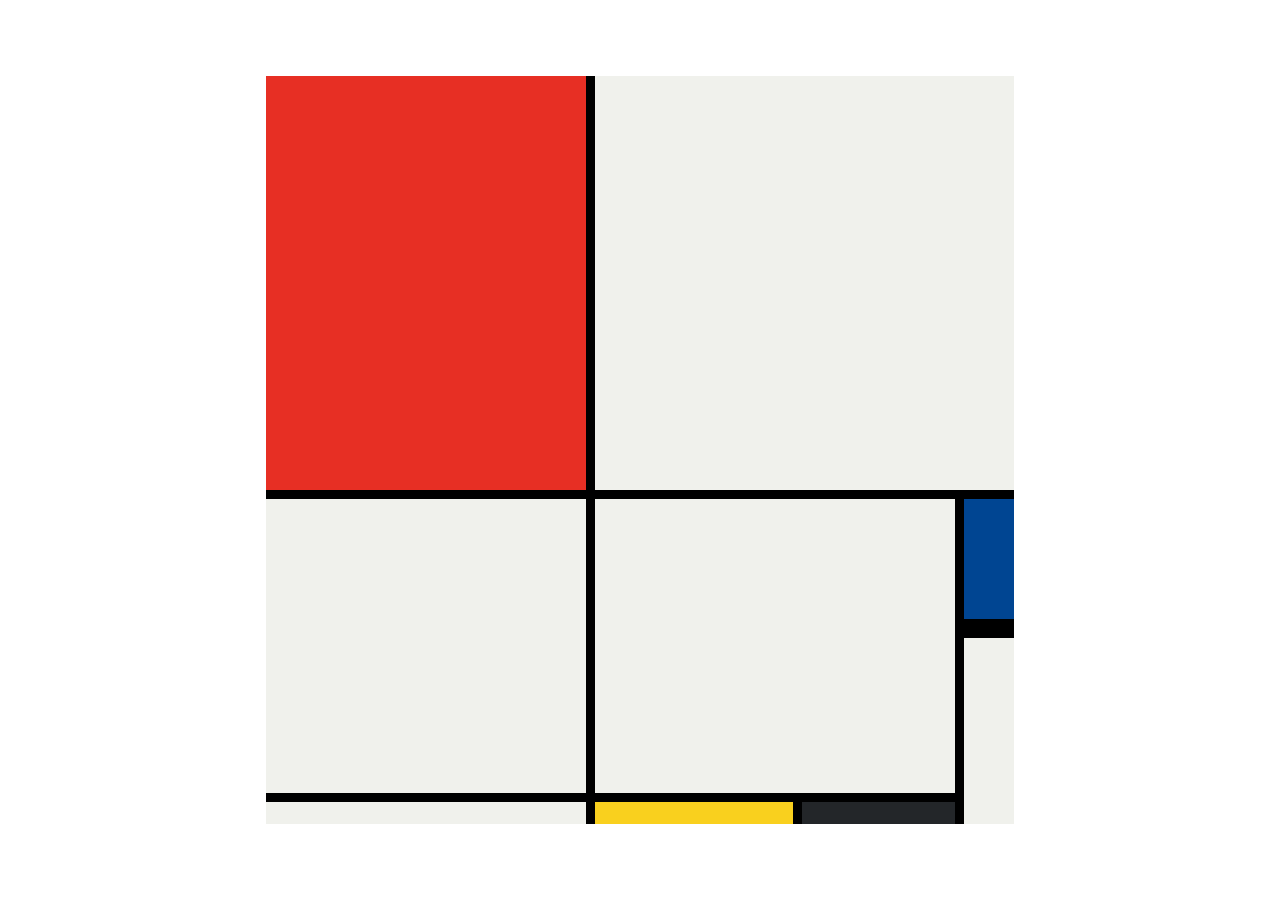
<file: 10.3 Mondrian Project/solution.html>
<!DOCTYPE html>
<html lang="en">

<head>
  <meta charset="UTF-8">
  <meta name="viewport" content="width=device-width, initial-scale=1.0">
  <title>Mondrian Project</title>
  <style>
    /* 
    Write your CSS here 
    Line Colour: #000
    White: #F0F1EC
    Red: #E72F24
    Black: #232629
    Blue: #004592
    Yellow: #F9D01E
    */
    body {
      display: flex;
      justify-content: center;
      align-items: center;
      height: 100vh;
      margin: 0;
      padding: 0;
    }

    .container {
      height: 748px;
      width: 748px;
      display: grid;
      background-color: #000;
      grid-template-columns: 320px 198px 153px 50px;
      grid-template-rows: 414px 130px 155px 22px;
      gap: 9px;
    }

    .item {
      background-color: #F0F1EC;
    }

    .red {
      background-color: #E72F24;
    }

    .white1 {
      grid-column: span 3;
    }

    .white2 {
      grid-row: span 2;
    }

    .white3 {
      grid-area: 2 / 2 / 4 /4
    }

    .blue {
      background-color: #004592;
      border-bottom: 10px solid #000;
    }

    .white4 {
      grid-row: span 2;
    }

    .yellow {
      background-color: #F9D01E;
    }

    .black {
      background-color: #232629;
    }
  </style>
</head>

<body>
  <!-- Write your HTML here -->

  <div class="container">
    <div class="item red"></div>
    <div class="item white1"></div>
    <div class="item white2"></div>
    <div class="item white3"></div>

    <div class="item blue"></div>
    <div class="item white4"></div>

    <div class="item"></div>
    <div class="item yellow"></div>
    <div class="item black"></div>
  </div>
</body>

</html>
</file>
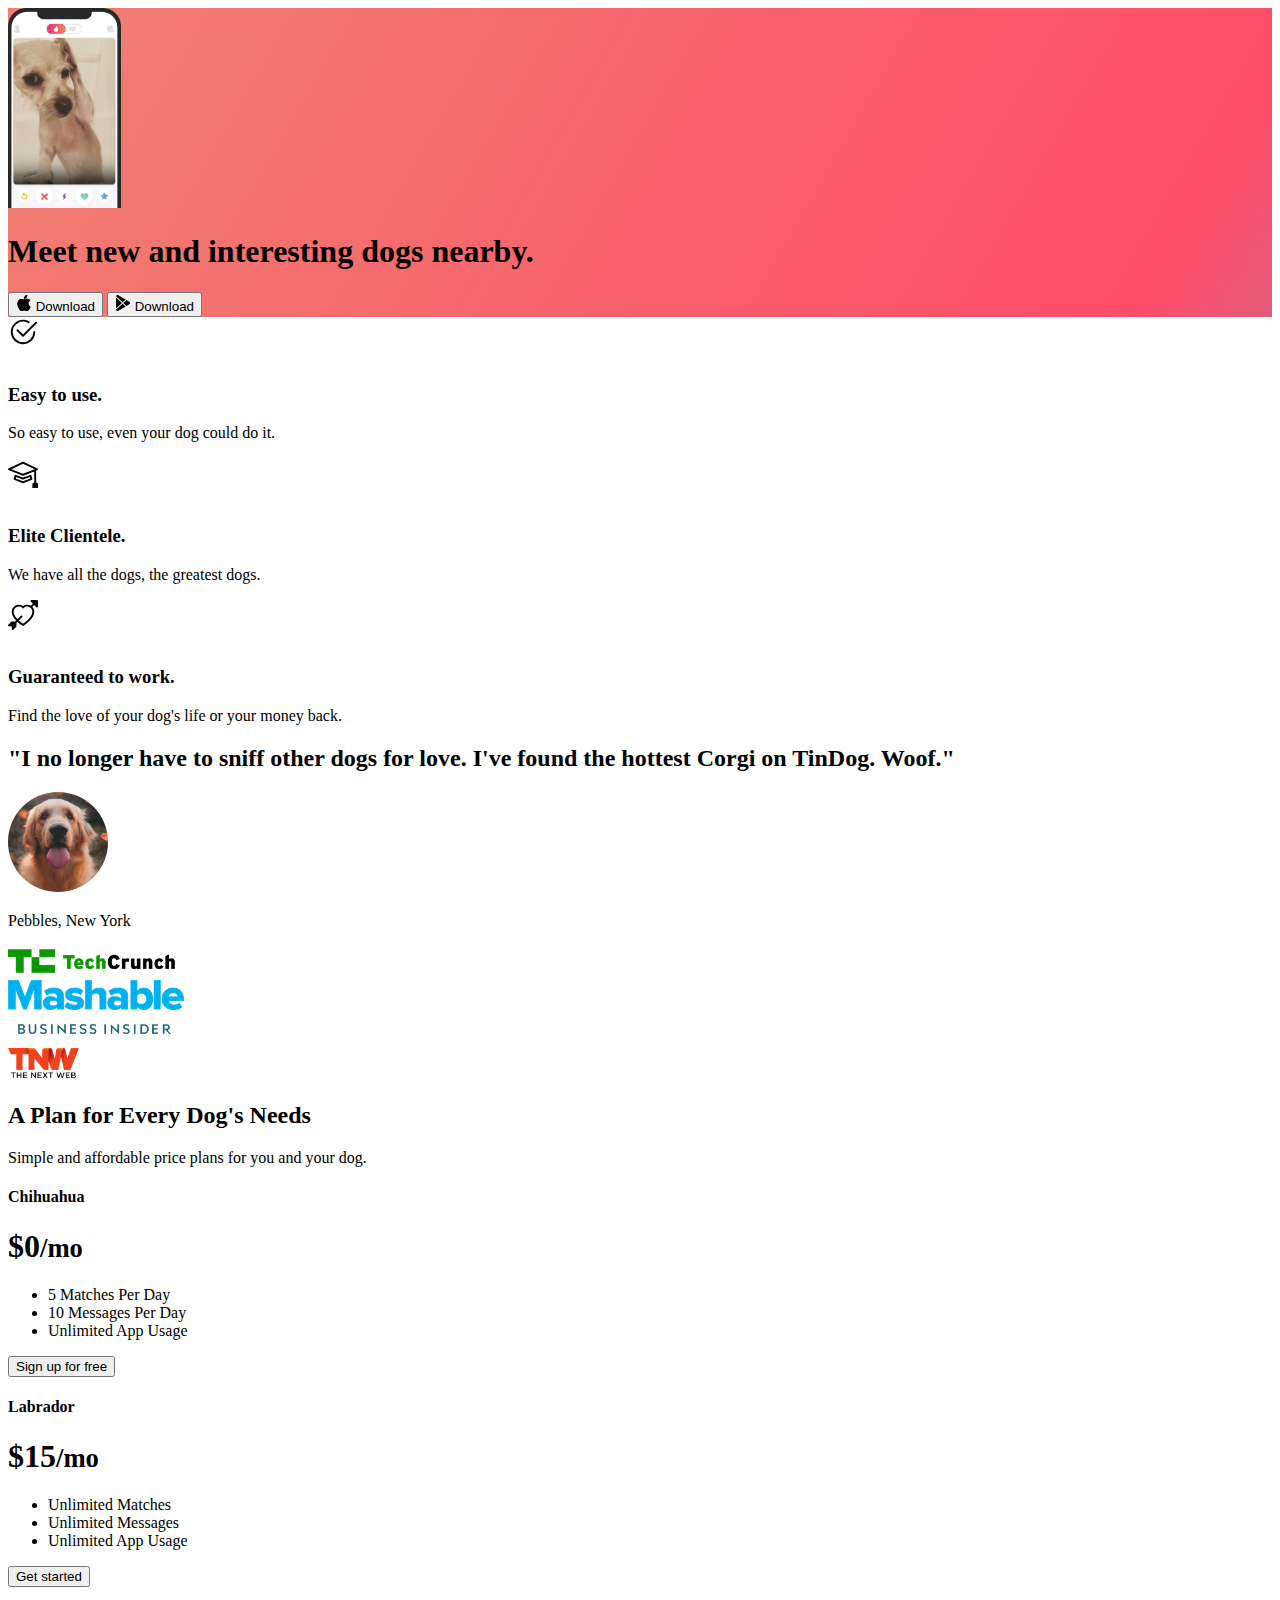
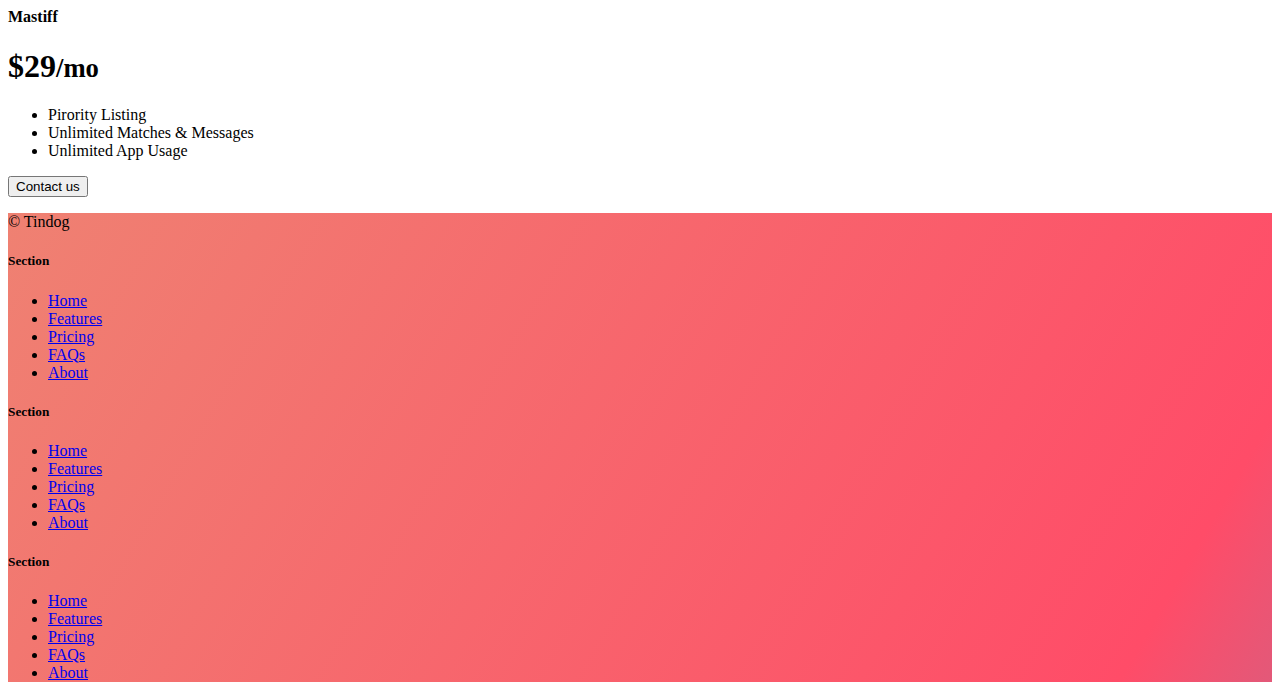
<file: 11.3 TinDog Project/solution.html>
<!DOCTYPE html>
<html lang="en">

<head>
  <meta charset="UTF-8">
  <meta name="viewport" content="width=device-width, initial-scale=1.0">
  <title>TinDog</title>
  <link href="https://cdn.jsdelivr.net/npm/bootstrap@5.3.0-alpha3/dist/css/bootstrap.min.css" rel="stylesheet"
    integrity="sha384-KK94CHFLLe+nY2dmCWGMq91rCGa5gtU4mk92HdvYe+M/SXH301p5ILy+dN9+nJOZ" crossorigin="anonymous">
  <link rel="stylesheet" href="./css/solution.css">
</head>

<body>


  <!-- Title -->
  <section id="title" class="gradient-background">

    <div class="container col-xxl-8 px-4 pt-5">
      <div class="row flex-lg-row-reverse align-items-center g-5 pt-5">
        <div class="col-10 col-sm-8 col-lg-6">
          <img src="./images/iphone.png" class="d-block mx-lg-auto img-fluid" alt="Bootstrap Themes" height="200"
            loading="lazy">
        </div>
        <div class="col-lg-6">
          <h1 class="display-5 fw-bold text-body-emphasis lh-1 mb-3">Meet new and interesting dogs nearby.</h1>

          <div class="d-grid gap-2 d-md-flex justify-content-md-start">
            <button type="button" class="btn btn-light btn-lg px-4 me-md-2"><svg xmlns="http://www.w3.org/2000/svg"
                width="16" height="16" fill="currentColor" class="bi bi-apple mb-1" viewBox="0 0 16 16">
                <path
                  d="M11.182.008C11.148-.03 9.923.023 8.857 1.18c-1.066 1.156-.902 2.482-.878 2.516.024.034 1.52.087 2.475-1.258.955-1.345.762-2.391.728-2.43Zm3.314 11.733c-.048-.096-2.325-1.234-2.113-3.422.212-2.189 1.675-2.789 1.698-2.854.023-.065-.597-.79-1.254-1.157a3.692 3.692 0 0 0-1.563-.434c-.108-.003-.483-.095-1.254.116-.508.139-1.653.589-1.968.607-.316.018-1.256-.522-2.267-.665-.647-.125-1.333.131-1.824.328-.49.196-1.422.754-2.074 2.237-.652 1.482-.311 3.83-.067 4.56.244.729.625 1.924 1.273 2.796.576.984 1.34 1.667 1.659 1.899.319.232 1.219.386 1.843.067.502-.308 1.408-.485 1.766-.472.357.013 1.061.154 1.782.539.571.197 1.111.115 1.652-.105.541-.221 1.324-1.059 2.238-2.758.347-.79.505-1.217.473-1.282Z" />
                <path
                  d="M11.182.008C11.148-.03 9.923.023 8.857 1.18c-1.066 1.156-.902 2.482-.878 2.516.024.034 1.52.087 2.475-1.258.955-1.345.762-2.391.728-2.43Zm3.314 11.733c-.048-.096-2.325-1.234-2.113-3.422.212-2.189 1.675-2.789 1.698-2.854.023-.065-.597-.79-1.254-1.157a3.692 3.692 0 0 0-1.563-.434c-.108-.003-.483-.095-1.254.116-.508.139-1.653.589-1.968.607-.316.018-1.256-.522-2.267-.665-.647-.125-1.333.131-1.824.328-.49.196-1.422.754-2.074 2.237-.652 1.482-.311 3.83-.067 4.56.244.729.625 1.924 1.273 2.796.576.984 1.34 1.667 1.659 1.899.319.232 1.219.386 1.843.067.502-.308 1.408-.485 1.766-.472.357.013 1.061.154 1.782.539.571.197 1.111.115 1.652-.105.541-.221 1.324-1.059 2.238-2.758.347-.79.505-1.217.473-1.282Z" />
              </svg> Download</button>
            <button type="button" class="btn btn-outline-light btn-lg px-4"><svg xmlns="http://www.w3.org/2000/svg"
                width="16" height="16" fill="currentColor" class="bi bi-google-play mb-1" viewBox="0 0 16 16">
                <path
                  d="M14.222 9.374c1.037-.61 1.037-2.137 0-2.748L11.528 5.04 8.32 8l3.207 2.96 2.694-1.586Zm-3.595 2.116L7.583 8.68 1.03 14.73c.201 1.029 1.36 1.61 2.303 1.055l7.294-4.295ZM1 13.396V2.603L6.846 8 1 13.396ZM1.03 1.27l6.553 6.05 3.044-2.81L3.333.215C2.39-.341 1.231.24 1.03 1.27Z" />
              </svg> Download</button>
          </div>
        </div>
      </div>
    </div>
  </section>
  <!-- Features -->
  <section id="features">
    <div class="container mt-5">
      <div class="row g-4 py-5 row-cols-1 row-cols-lg-3">
        <div class="col d-flex align-items-start">
          <div
            class="icon-square text-body-emphasis bg-body-secondary d-inline-flex align-items-center justify-content-center fs-4 flex-shrink-0 me-3">
            <svg xmlns="http://www.w3.org/2000/svg" height="30" fill="currentColor" class="bi bi-check2-circle"
              viewBox="0 0 16 16">
              <path
                d="M2.5 8a5.5 5.5 0 0 1 8.25-4.764.5.5 0 0 0 .5-.866A6.5 6.5 0 1 0 14.5 8a.5.5 0 0 0-1 0 5.5 5.5 0 1 1-11 0z" />
              <path
                d="M15.354 3.354a.5.5 0 0 0-.708-.708L8 9.293 5.354 6.646a.5.5 0 1 0-.708.708l3 3a.5.5 0 0 0 .708 0l7-7z" />
            </svg>
          </div>
          <div>
            <h3 class="fs-2">Easy to use.</h3>
            <p>So easy to use, even your dog could do it.</p>

          </div>
        </div>
        <div class="col d-flex align-items-start">
          <div
            class="icon-square text-body-emphasis bg-body-secondary d-inline-flex align-items-center justify-content-center fs-4 flex-shrink-0 me-3">
            <svg xmlns="http://www.w3.org/2000/svg" height="30" fill="currentColor" class="bi bi-mortarboard"
              viewBox="0 0 16 16">
              <path
                d="M8.211 2.047a.5.5 0 0 0-.422 0l-7.5 3.5a.5.5 0 0 0 .025.917l7.5 3a.5.5 0 0 0 .372 0L14 7.14V13a1 1 0 0 0-1 1v2h3v-2a1 1 0 0 0-1-1V6.739l.686-.275a.5.5 0 0 0 .025-.917l-7.5-3.5ZM8 8.46 1.758 5.965 8 3.052l6.242 2.913L8 8.46Z" />
              <path
                d="M4.176 9.032a.5.5 0 0 0-.656.327l-.5 1.7a.5.5 0 0 0 .294.605l4.5 1.8a.5.5 0 0 0 .372 0l4.5-1.8a.5.5 0 0 0 .294-.605l-.5-1.7a.5.5 0 0 0-.656-.327L8 10.466 4.176 9.032Zm-.068 1.873.22-.748 3.496 1.311a.5.5 0 0 0 .352 0l3.496-1.311.22.748L8 12.46l-3.892-1.556Z" />
            </svg>
          </div>
          <div>
            <h3 class="fs-2">Elite Clientele.</h3>
            <p>We have all the dogs, the greatest dogs.</p>

          </div>
        </div>
        <div class="col d-flex align-items-start">
          <div
            class="icon-square text-body-emphasis bg-body-secondary d-inline-flex align-items-center justify-content-center fs-4 flex-shrink-0 me-3">
            <svg xmlns="http://www.w3.org/2000/svg" height="30" fill="currentColor" class="bi bi-arrow-through-heart"
              viewBox="0 0 16 16">
              <path fill-rule="evenodd"
                d="M2.854 15.854A.5.5 0 0 1 2 15.5V14H.5a.5.5 0 0 1-.354-.854l1.5-1.5A.5.5 0 0 1 2 11.5h1.793l.53-.53c-.771-.802-1.328-1.58-1.704-2.32-.798-1.575-.775-2.996-.213-4.092C3.426 2.565 6.18 1.809 8 3.233c1.25-.98 2.944-.928 4.212-.152L13.292 2 12.147.854A.5.5 0 0 1 12.5 0h3a.5.5 0 0 1 .5.5v3a.5.5 0 0 1-.854.354L14 2.707l-1.006 1.006c.236.248.44.531.6.845.562 1.096.585 2.517-.213 4.092-.793 1.563-2.395 3.288-5.105 5.08L8 13.912l-.276-.182a21.86 21.86 0 0 1-2.685-2.062l-.539.54V14a.5.5 0 0 1-.146.354l-1.5 1.5Zm2.893-4.894A20.419 20.419 0 0 0 8 12.71c2.456-1.666 3.827-3.207 4.489-4.512.679-1.34.607-2.42.215-3.185-.817-1.595-3.087-2.054-4.346-.761L8 4.62l-.358-.368c-1.259-1.293-3.53-.834-4.346.761-.392.766-.464 1.845.215 3.185.323.636.815 1.33 1.519 2.065l1.866-1.867a.5.5 0 1 1 .708.708L5.747 10.96Z" />
            </svg>
          </div>
          <div>
            <h3 class="fs-2">Guaranteed to work.</h3>
            <p>Find the love of your dog's life or your money back.</p>

          </div>
        </div>
      </div>
    </div>
  </section>
  <!-- Testimonial -->
  <section id="testimonial">
    <div class="my-5">
      <div class="p-5 text-center bg-body-tertiary">
        <div class="container py-5">
          <h2 class="text-body-emphasis">"I no longer have to sniff other dogs for love. I've found the hottest Corgi on
            TinDog. Woof."</h2>
          <img class="profile-img mt-5" src="./images/dog-img.jpg" alt="dog image">
          <p class="col-lg-8 mx-auto lead mt-2">
            Pebbles, New York
          </p>
        </div>

        <div class="container">
          <div class="row">
            <div class="col-lg-3 col-sm-12">
              <img src="./images/techcrunch.png" alt="techcrunch" height="30">
            </div>
            <div class="col-lg-3 col-sm-12">
              <img src="./images/mashable.png" alt="mashable" height="30">
            </div>
            <div class="col-lg-3 col-sm-12">
              <img src="./images/bizinsider.png" alt="bizinsider" height="30">
            </div>
            <div class="col-lg-3 col-sm-12">
              <img src="./images/tnw.png" alt="tnw" height="30">
            </div>
          </div>
        </div>
      </div>
    </div>
  </section>
  <!-- Pricing -->
  <section id="pricing">
    <div class="container">
      <div class="pricing-header p-3 pb-md-4 mx-auto text-center">
        <h2 class="display-4 fw-normal">A Plan for Every Dog's Needs</h2>
        <p class="fs-5 text-body-secondary">Simple and affordable price plans for you and your dog.
      </div>
      <div class="row row-cols-1 row-cols-md-3 mb-3 text-center">
        <div class="col">
          <div class="card mb-4 rounded-3 shadow-sm">
            <div class="card-header py-3">
              <h4 class="my-0 fw-normal">Chihuahua</h4>
            </div>
            <div class="card-body">
              <h1 class="card-title pricing-card-title">$0<small class="text-body-secondary fw-light">/mo</small></h1>
              <ul class="list-unstyled mt-3 mb-4">
                <li>5 Matches Per Day</li>
                <li>10 Messages Per Day</li>
                <li>Unlimited App Usage</li>
              </ul>
              <button type="button" class="w-100 btn btn-lg btn-outline-dark">Sign up for free</button>
            </div>
          </div>
        </div>
        <div class="col">
          <div class="card mb-4 rounded-3 shadow-sm">
            <div class="card-header py-3">
              <h4 class="my-0 fw-normal">Labrador</h4>
            </div>
            <div class="card-body">
              <h1 class="card-title pricing-card-title">$15<small class="text-body-secondary fw-light">/mo</small></h1>
              <ul class="list-unstyled mt-3 mb-4">
                <li>Unlimited Matches</li>
                <li>Unlimited Messages</li>
                <li>Unlimited App Usage</li>
              </ul>
              <button type="button" class="w-100 btn btn-lg btn-dark">Get started</button>
            </div>
          </div>
        </div>
        <div class="col">
          <div class="card mb-4 rounded-3 shadow-sm border-dark">
            <div class="card-header py-3 text-bg-dark border-dark">
              <h4 class="my-0 fw-normal">Mastiff</h4>
            </div>
            <div class="card-body">
              <h1 class="card-title pricing-card-title">$29<small class="text-body-secondary fw-light">/mo</small></h1>
              <ul class="list-unstyled mt-3 mb-4">
                <li>Pirority Listing</li>
                <li>Unlimited Matches & Messages</li>
                <li>Unlimited App Usage</li>
              </ul>
              <button type="button" class="w-100 btn btn-lg btn-dark">Contact us</button>
            </div>
          </div>
        </div>
      </div>
    </div>
  </section>
  <!-- Footer -->
  <section id="contact" class="gradient-background">
    <div class="container ">
      <footer class="row row-cols-1 row-cols-sm-2 row-cols-md-5 py-5 mt-5 border-top">
        <div class="col mb-3">

          <p class="text-body-secondary">© Tindog</p>
        </div>

        <div class="col mb-3">

        </div>

        <div class="col mb-3">
          <h5>Section</h5>
          <ul class="nav flex-column">
            <li class="nav-item mb-2"><a href="#" class="nav-link p-0 text-body-secondary">Home</a></li>
            <li class="nav-item mb-2"><a href="#" class="nav-link p-0 text-body-secondary">Features</a></li>
            <li class="nav-item mb-2"><a href="#" class="nav-link p-0 text-body-secondary">Pricing</a></li>
            <li class="nav-item mb-2"><a href="#" class="nav-link p-0 text-body-secondary">FAQs</a></li>
            <li class="nav-item mb-2"><a href="#" class="nav-link p-0 text-body-secondary">About</a></li>
          </ul>
        </div>

        <div class="col mb-3">
          <h5>Section</h5>
          <ul class="nav flex-column">
            <li class="nav-item mb-2"><a href="#" class="nav-link p-0 text-body-secondary">Home</a></li>
            <li class="nav-item mb-2"><a href="#" class="nav-link p-0 text-body-secondary">Features</a></li>
            <li class="nav-item mb-2"><a href="#" class="nav-link p-0 text-body-secondary">Pricing</a></li>
            <li class="nav-item mb-2"><a href="#" class="nav-link p-0 text-body-secondary">FAQs</a></li>
            <li class="nav-item mb-2"><a href="#" class="nav-link p-0 text-body-secondary">About</a></li>
          </ul>
        </div>

        <div class="col mb-3">
          <h5>Section</h5>
          <ul class="nav flex-column">
            <li class="nav-item mb-2"><a href="#" class="nav-link p-0 text-body-secondary">Home</a></li>
            <li class="nav-item mb-2"><a href="#" class="nav-link p-0 text-body-secondary">Features</a></li>
            <li class="nav-item mb-2"><a href="#" class="nav-link p-0 text-body-secondary">Pricing</a></li>
            <li class="nav-item mb-2"><a href="#" class="nav-link p-0 text-body-secondary">FAQs</a></li>
            <li class="nav-item mb-2"><a href="#" class="nav-link p-0 text-body-secondary">About</a></li>
          </ul>
        </div>
      </footer>
    </div>
  </section>
</body>

</html>
</file>
<file: 11.3 TinDog Project/css/style.css>
.gradient-background {
  background: linear-gradient(300deg, #00bfff, #ff4c68, #ef8172);
  background-size: 180% 180%;
  animation: gradient-animation 18s ease infinite;
}

@keyframes gradient-animation {
  0% {
    background-position: 0% 50%;
  }
  50% {
    background-position: 100% 50%;
  }
  100% {
    background-position: 0% 50%;
  }
}

.icon-square {
  width: 3rem;
  height: 3rem;
  border-radius: 0.75rem;
}

.profile-img {
  border-radius: 50%;
  height: 100px;
}
</file>
<file: 5.4 Color Vocab Project/style.css>
#red {
    color: red;
}
#blue {
    color: blue;
}
#orange {
    color: orange;
}
#green {
    color: green;
}
#yellow {
    color: yellow;
}
.color-title {
    font-weight: normal;
   
}
img {
    height: 200px;
    width: 200px;
}
</file>
<file: 6.4 Motivation Meme Project/style.css>
body{
    background-color: black;
}
h1 {
    text-transform: uppercase;
    font-size: 2rem;
}
.poster {
    width: 50%;
    margin-left: 25%;
    margin-top: 100px;
    color: white;
    font-family: "Libre Baskerville", serif;
    text-align: center;
}
.motivation-img {
    border: 5px solid white;
    width: 100%;
}
</file>
<file: 8.4 Web Design Agency Project/style.css>
body {
  font-family: "Poppins", sans-serif;
  margin: 50px 50px 0 50px;
  background-color: #faf9f6;
  display: flex;
  flex-direction: column;
  min-height: 95vh;
}
.main {
  flex: 1;
}

h1 {
  font-size: 5rem;
}

footer {
  text-align: right;
  color: midnightblue;
}
.tile-image{
  height: 200px;
  float: left;
  margin-right: 50px;
}
.card{
  width: 45%;
}
.left{
  float: left;
}
.right{
  float: right;
}
.creative{
  color: midnightblue;
}
@media (max-width: 680px) {
  .logo{
    width: 100px;
  }
  h1{
    font-size: 3.5rem;
    text-align: center;
  }
  .card{
    width: 100%;
    display: block;
    margin-bottom: 30px;
    text-align: justify;
  }
  .cardimg{
    margin-bottom: 10px;
    width: 100%;
    display: inline;
    object-fit: cover;
  }
  
}
</file>
<file: 11.3 TinDog Project/css/solution.css>
.gradient-background {
  background: linear-gradient(300deg, #00bfff, #ff4c68, #ef8172);
  background-size: 180% 180%;
  animation: gradient-animation 18s ease infinite;
}

@keyframes gradient-animation {
  0% {
    background-position: 0% 50%;
  }
  50% {
    background-position: 100% 50%;
  }
  100% {
    background-position: 0% 50%;
  }
}

.icon-square {
  width: 3rem;
  height: 3rem;
  border-radius: 0.75rem;
}

.profile-img {
  border-radius: 50%;
  height: 100px;
}
</file>
